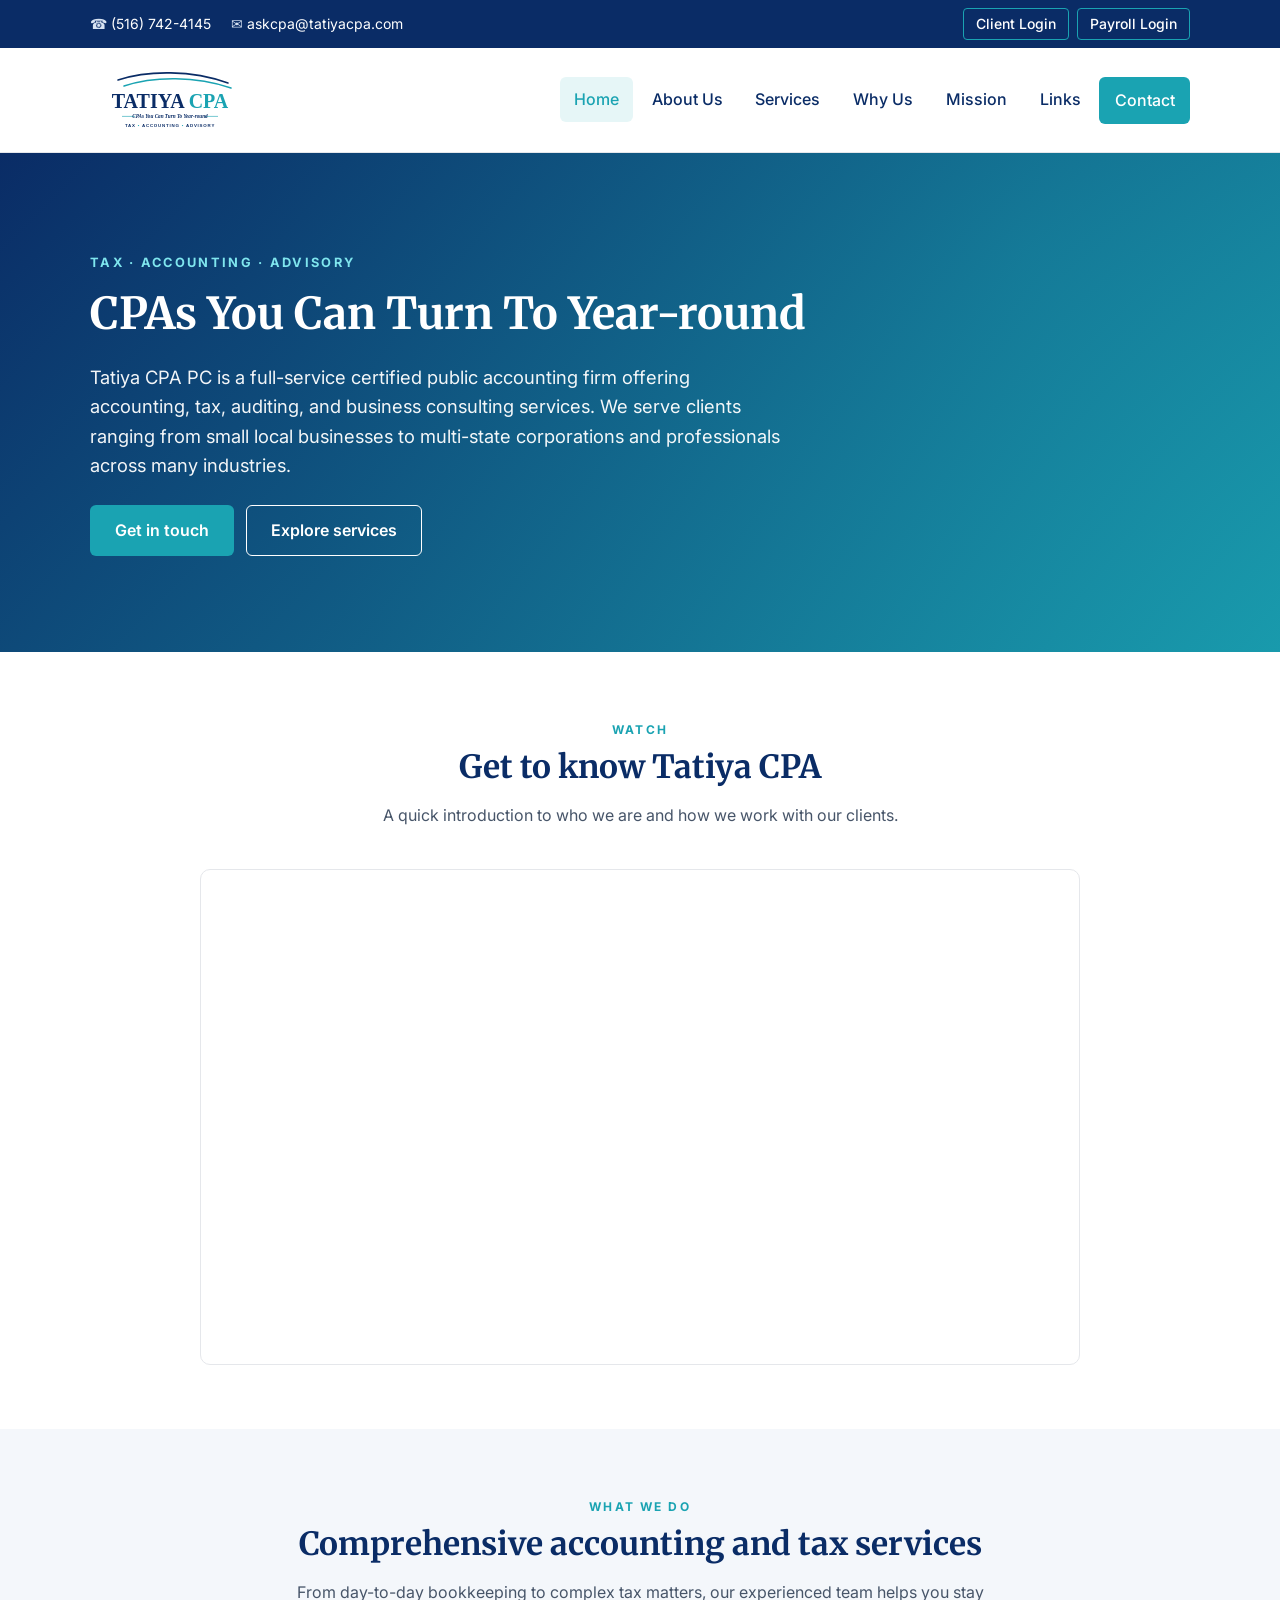
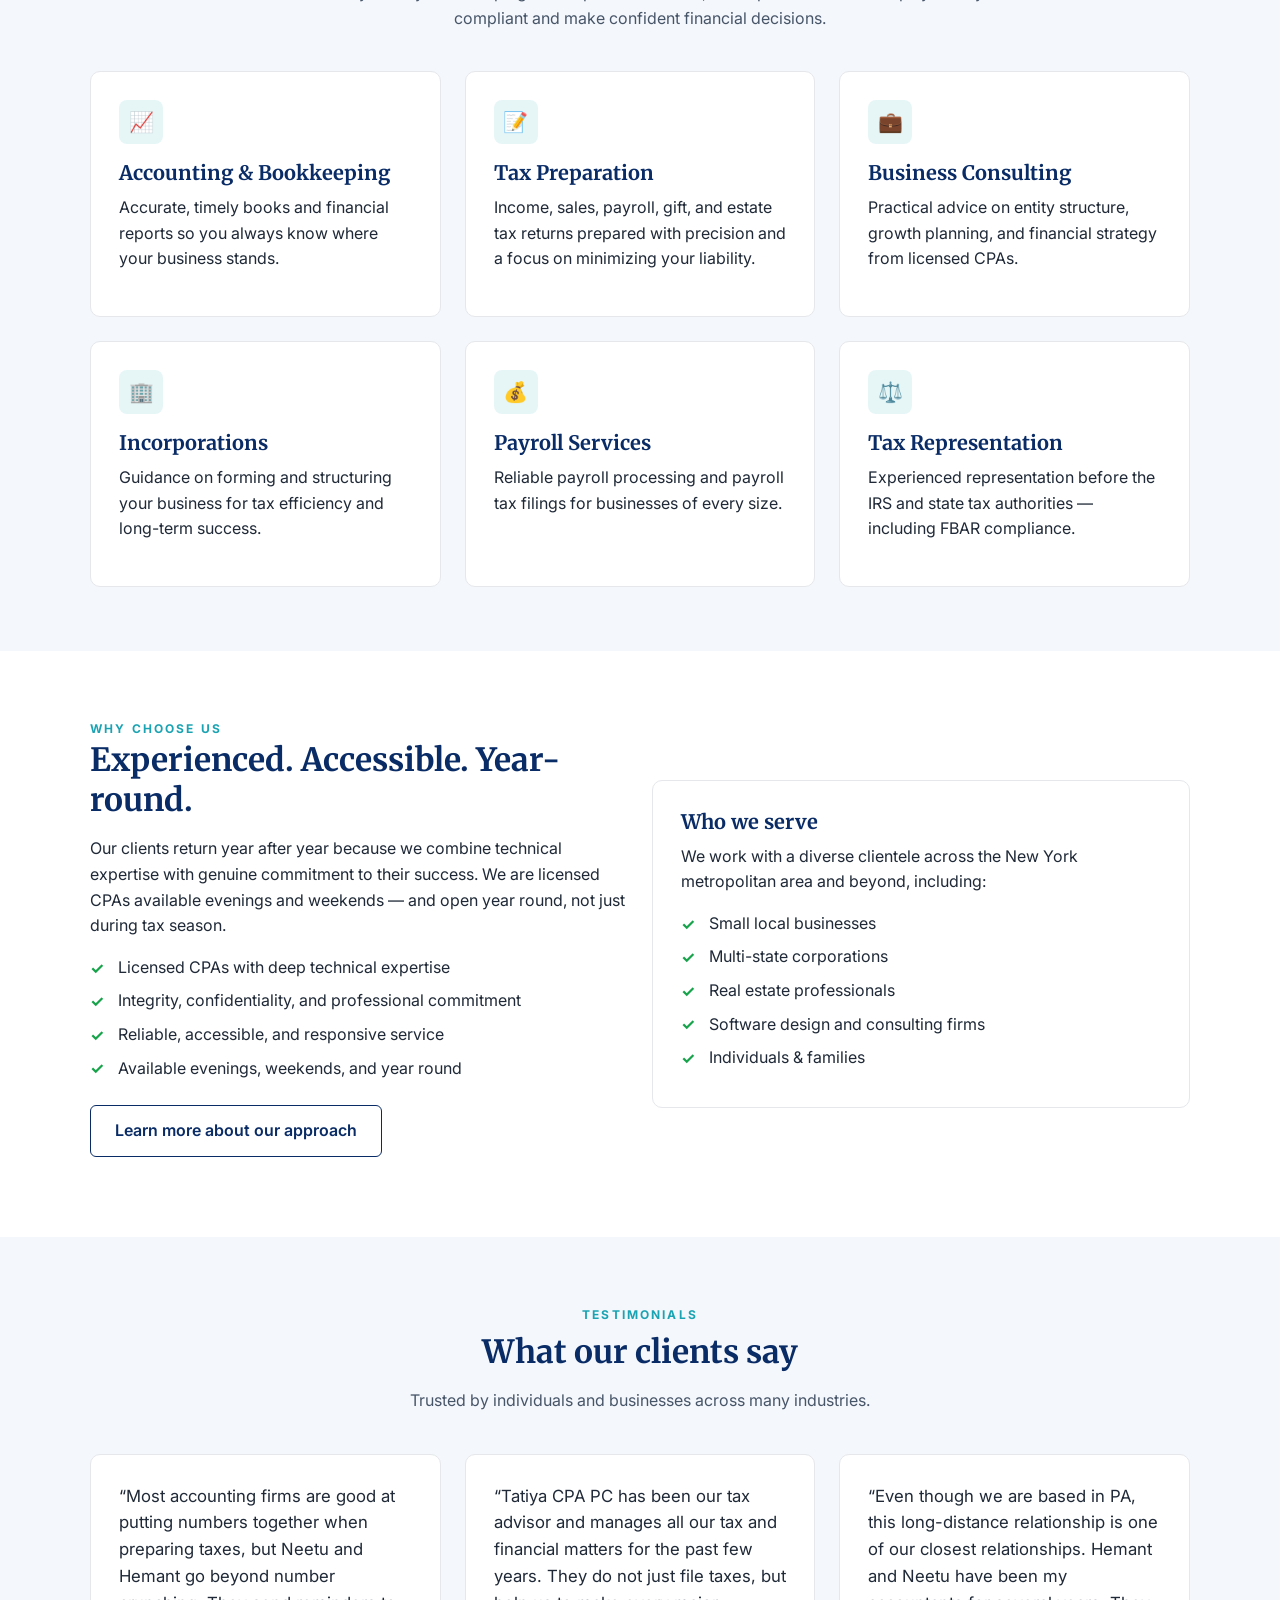
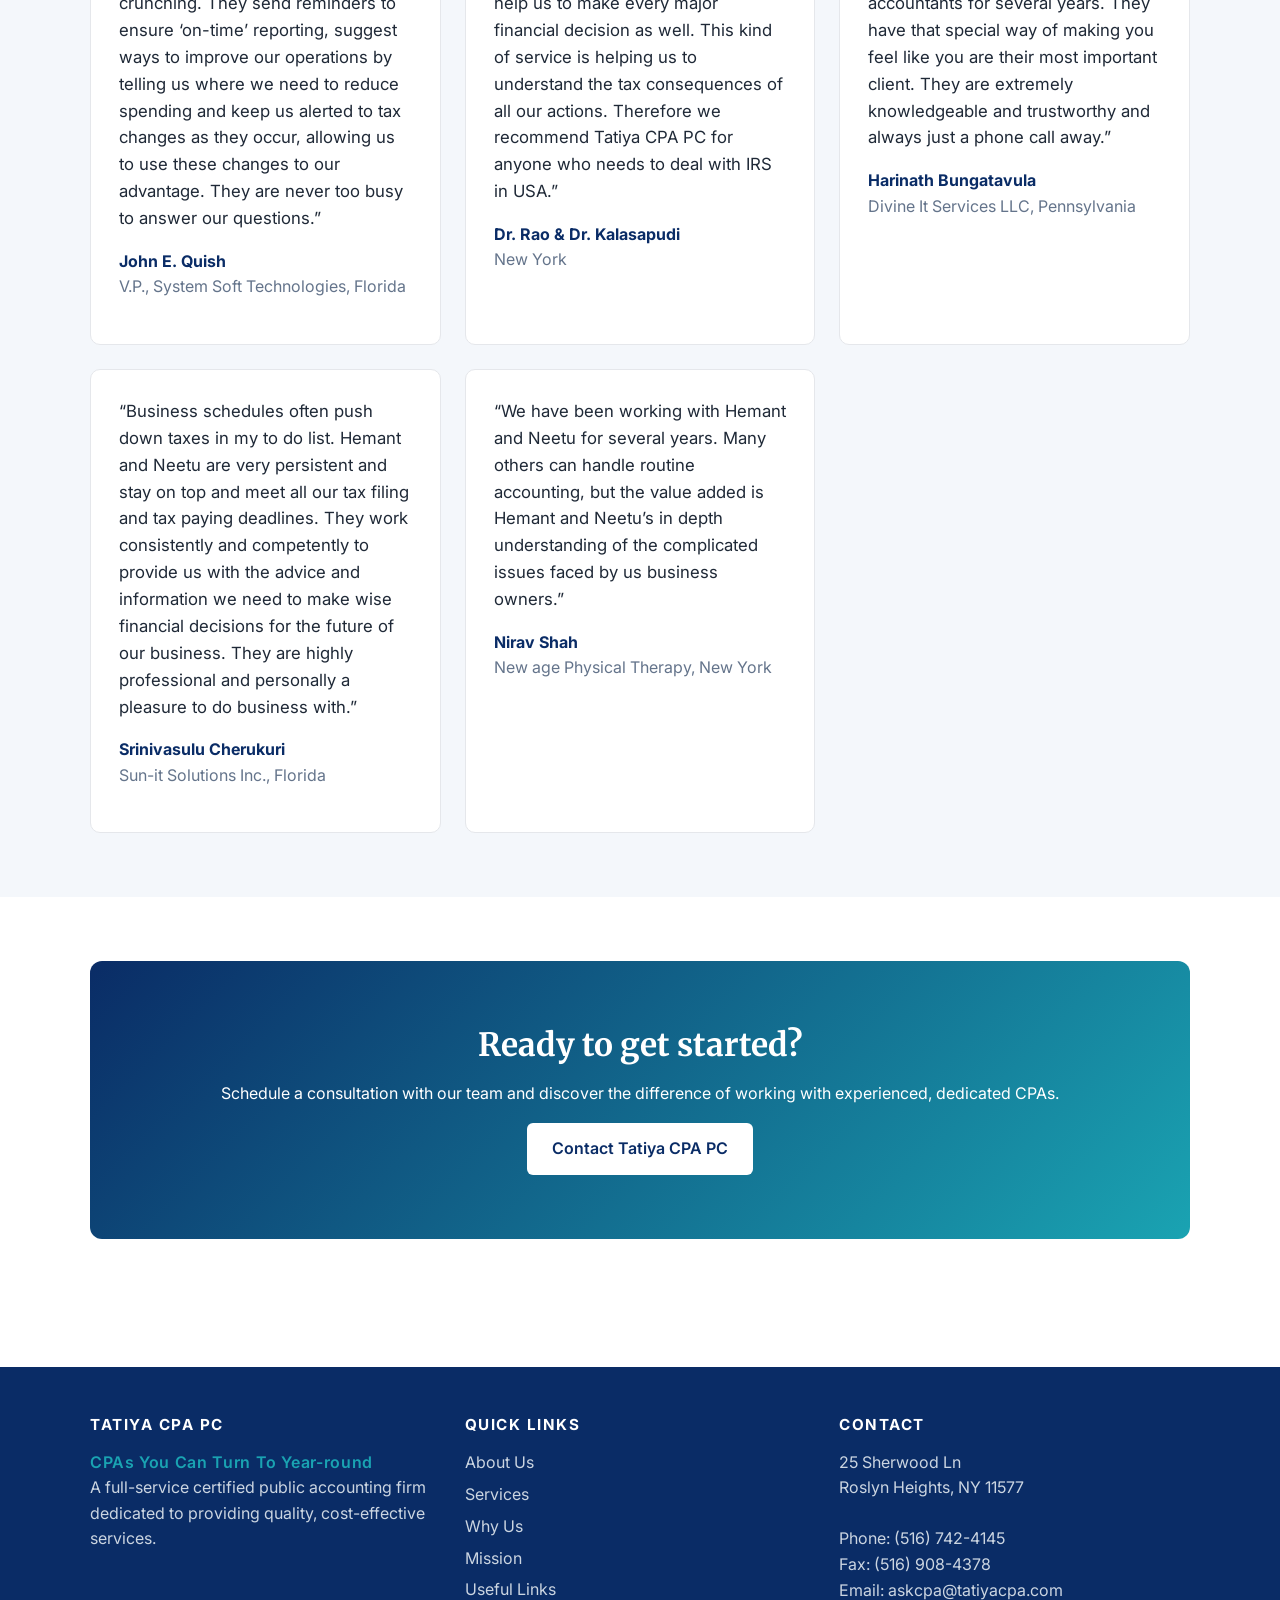
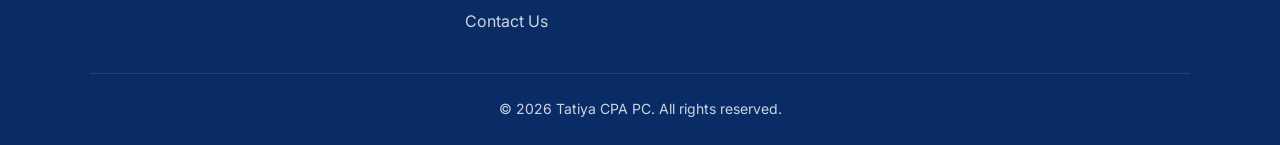
<file: index.html>
<!DOCTYPE html>
<html lang="en">
<head>
  <meta charset="UTF-8" />
  <meta name="viewport" content="width=device-width, initial-scale=1.0" />
  <title>Tatiya CPA PC | Accounting, Tax & Business Consulting</title>
  <meta name="description" content="Tatiya CPA PC is a full-service CPA firm offering accounting, tax preparation, auditing, payroll, and business consulting services in Roslyn Heights, NY." />
  <link rel="preconnect" href="https://fonts.googleapis.com" />
  <link rel="preconnect" href="https://fonts.gstatic.com" crossorigin />
  <link href="https://fonts.googleapis.com/css2?family=Inter:wght@400;500;600;700&family=Merriweather:wght@700;900&display=swap" rel="stylesheet" />
  <link rel="icon" type="image/svg+xml" href="/assets/img/favicon.svg" />
  <link rel="stylesheet" href="/assets/css/styles.css" />
</head>
<body>
  <div class="topbar">
    <div class="container">
      <div class="topbar__contact">
        <span>&#9742; <a href="tel:+15167424145">(516) 742-4145</a></span>
        <span>&#9993; <a href="mailto:askcpa@tatiyacpa.com">askcpa@tatiyacpa.com</a></span>
      </div>
      <div class="topbar__logins">
        <a href="https://tatiyacpa.securefilepro.com/portal/" target="_blank" rel="noopener">Client Login</a>
        <a href="https://login.accountantsoffice.com/login?firmCode=TATIY4145" target="_blank" rel="noopener">Payroll Login</a>
      </div>
    </div>
  </div>

  <header class="site-header">
    <div class="container">
      <a class="brand" href="/" aria-label="Tatiya CPA - Home">
        <img src="/assets/img/logo.svg" alt="Tatiya CPA - CPAs You Can Turn To Year-round - Tax, Accounting, Advisory" />
      </a>
      <button class="nav-toggle" aria-controls="primary-nav" aria-expanded="false">&#9776;</button>
      <nav class="nav" id="primary-nav" aria-label="Primary">
        <ul>
          <li><a data-href="/" href="/">Home</a></li>
          <li><a data-href="/about-us.html" href="/about-us.html">About Us</a></li>
          <li><a data-href="/services.html" href="/services.html">Services</a></li>
          <li><a data-href="/why-us.html" href="/why-us.html">Why Us</a></li>
          <li><a data-href="/mission.html" href="/mission.html">Mission</a></li>
          <li><a data-href="/links.html" href="/links.html">Links</a></li>
          <li><a class="btn btn-primary" href="/contact-us.html">Contact</a></li>
        </ul>
      </nav>
    </div>
  </header>

  <section class="hero">
    <div class="container">
      <span class="eyebrow" style="color:#7fe6ee;font-weight:700;letter-spacing:0.18em;text-transform:uppercase;font-size:0.8rem;display:inline-block;margin-bottom:0.75rem;">Tax &middot; Accounting &middot; Advisory</span>
      <h1>CPAs You Can Turn To Year-round</h1>
      <p class="lead">
        Tatiya CPA PC is a full-service certified public accounting firm offering
        accounting, tax, auditing, and business consulting services. We serve
        clients ranging from small local businesses to multi-state corporations
        and professionals across many industries.
      </p>
      <div class="hero__actions">
        <a class="btn btn-primary" href="/contact-us.html">Get in touch</a>
        <a class="btn btn-secondary" href="/services.html">Explore services</a>
      </div>
    </div>
  </section>

  <section class="section">
    <div class="container">
      <div class="section-head">
        <span class="eyebrow">Watch</span>
        <h2>Get to know Tatiya CPA</h2>
        <p>A quick introduction to who we are and how we work with our clients.</p>
      </div>
      <div class="card" style="padding: 0; overflow: hidden; max-width: 880px; margin: 0 auto;">
        <div style="position: relative; padding-bottom: 56.25%; height: 0;">
          <iframe
            title="Tatiya CPA introduction video"
            src="https://www.youtube-nocookie.com/embed/rHfjlSNnVh8"
            style="position: absolute; top: 0; left: 0; width: 100%; height: 100%; border: 0;"
            loading="lazy"
            allow="accelerometer; autoplay; clipboard-write; encrypted-media; gyroscope; picture-in-picture"
            allowfullscreen></iframe>
        </div>
      </div>
    </div>
  </section>

  <section class="section section--alt">
    <div class="container">
      <div class="section-head">
        <span class="eyebrow">What we do</span>
        <h2>Comprehensive accounting and tax services</h2>
        <p>From day-to-day bookkeeping to complex tax matters, our experienced team helps you stay compliant and make confident financial decisions.</p>
      </div>
      <div class="grid grid-3">
        <article class="card">
          <div class="icon">&#128200;</div>
          <h3>Accounting &amp; Bookkeeping</h3>
          <p>Accurate, timely books and financial reports so you always know where your business stands.</p>
        </article>
        <article class="card">
          <div class="icon">&#128221;</div>
          <h3>Tax Preparation</h3>
          <p>Income, sales, payroll, gift, and estate tax returns prepared with precision and a focus on minimizing your liability.</p>
        </article>
        <article class="card">
          <div class="icon">&#128188;</div>
          <h3>Business Consulting</h3>
          <p>Practical advice on entity structure, growth planning, and financial strategy from licensed CPAs.</p>
        </article>
        <article class="card">
          <div class="icon">&#127970;</div>
          <h3>Incorporations</h3>
          <p>Guidance on forming and structuring your business for tax efficiency and long-term success.</p>
        </article>
        <article class="card">
          <div class="icon">&#128176;</div>
          <h3>Payroll Services</h3>
          <p>Reliable payroll processing and payroll tax filings for businesses of every size.</p>
        </article>
        <article class="card">
          <div class="icon">&#9878;&#65039;</div>
          <h3>Tax Representation</h3>
          <p>Experienced representation before the IRS and state tax authorities &mdash; including FBAR compliance.</p>
        </article>
      </div>
    </div>
  </section>

  <section class="section">
    <div class="container">
      <div class="grid grid-2" style="align-items:center;">
        <div>
          <span class="eyebrow" style="color:#1aa3b2;font-weight:700;letter-spacing:0.18em;text-transform:uppercase;font-size:0.75rem;">Why choose us</span>
          <h2>Experienced. Accessible. Year-round.</h2>
          <p>Our clients return year after year because we combine technical expertise with genuine commitment to their success. We are licensed CPAs available evenings and weekends &mdash; and open year round, not just during tax season.</p>
          <ul class="checklist">
            <li>Licensed CPAs with deep technical expertise</li>
            <li>Integrity, confidentiality, and professional commitment</li>
            <li>Reliable, accessible, and responsive service</li>
            <li>Available evenings, weekends, and year round</li>
          </ul>
          <p style="margin-top:1.5rem;"><a class="btn btn-secondary" href="/why-us.html">Learn more about our approach</a></p>
        </div>
        <div>
          <div class="card">
            <h3 class="mt-0">Who we serve</h3>
            <p>We work with a diverse clientele across the New York metropolitan area and beyond, including:</p>
            <ul class="checklist">
              <li>Small local businesses</li>
              <li>Multi-state corporations</li>
              <li>Real estate professionals</li>
              <li>Software design and consulting firms</li>
              <li>Individuals &amp; families</li>
            </ul>
          </div>
        </div>
      </div>
    </div>
  </section>

  <section class="section section--alt">
    <div class="container">
      <div class="section-head">
        <span class="eyebrow">Testimonials</span>
        <h2>What our clients say</h2>
        <p>Trusted by individuals and businesses across many industries.</p>
      </div>
      <div class="grid grid-3">
        <article class="card">
          <p style="font-size:1.05rem;">&ldquo;Most accounting firms are good at putting numbers together when preparing taxes, but Neetu and Hemant go beyond number crunching. They send reminders to ensure &lsquo;on-time&rsquo; reporting, suggest ways to improve our operations by telling us where we need to reduce spending and keep us alerted to tax changes as they occur, allowing us to use these changes to our advantage. They are never too busy to answer our questions.&rdquo;</p>
          <p class="muted" style="margin-top:1rem;"><strong style="color:#0a2c66;">John E. Quish</strong><br />V.P., System Soft Technologies, Florida</p>
        </article>
        <article class="card">
          <p style="font-size:1.05rem;">&ldquo;Tatiya CPA PC has been our tax advisor and manages all our tax and financial matters for the past few years. They do not just file taxes, but help us to make every major financial decision as well. This kind of service is helping us to understand the tax consequences of all our actions. Therefore we recommend Tatiya CPA PC for anyone who needs to deal with IRS in USA.&rdquo;</p>
          <p class="muted" style="margin-top:1rem;"><strong style="color:#0a2c66;">Dr. Rao &amp; Dr. Kalasapudi</strong><br />New York</p>
        </article>
        <article class="card">
          <p style="font-size:1.05rem;">&ldquo;Even though we are based in PA, this long-distance relationship is one of our closest relationships. Hemant and Neetu have been my accountants for several years. They have that special way of making you feel like you are their most important client. They are extremely knowledgeable and trustworthy and always just a phone call away.&rdquo;</p>
          <p class="muted" style="margin-top:1rem;"><strong style="color:#0a2c66;">Harinath Bungatavula</strong><br />Divine It Services LLC, Pennsylvania</p>
        </article>
        <article class="card">
          <p style="font-size:1.05rem;">&ldquo;Business schedules often push down taxes in my to do list. Hemant and Neetu are very persistent and stay on top and meet all our tax filing and tax paying deadlines. They work consistently and competently to provide us with the advice and information we need to make wise financial decisions for the future of our business. They are highly professional and personally a pleasure to do business with.&rdquo;</p>
          <p class="muted" style="margin-top:1rem;"><strong style="color:#0a2c66;">Srinivasulu Cherukuri</strong><br />Sun-it Solutions Inc., Florida</p>
        </article>
        <article class="card">
          <p style="font-size:1.05rem;">&ldquo;We have been working with Hemant and Neetu for several years. Many others can handle routine accounting, but the value added is Hemant and Neetu&rsquo;s in depth understanding of the complicated issues faced by us business owners.&rdquo;</p>
          <p class="muted" style="margin-top:1rem;"><strong style="color:#0a2c66;">Nirav Shah</strong><br />New age Physical Therapy, New York</p>
        </article>
      </div>
    </div>
  </section>

  <section class="section">
    <div class="container">
      <div class="cta">
        <h2>Ready to get started?</h2>
        <p>Schedule a consultation with our team and discover the difference of working with experienced, dedicated CPAs.</p>
        <a class="btn btn-primary" href="/contact-us.html">Contact Tatiya CPA PC</a>
      </div>
    </div>
  </section>

  <footer class="footer">
    <div class="container">
      <div class="grid grid-3">
        <div>
          <h4>Tatiya CPA PC</h4>
          <p><span class="brand-tag">CPAs You Can Turn To Year-round</span><br />A full-service certified public accounting firm dedicated to providing quality, cost-effective services.</p>
        </div>
        <div>
          <h4>Quick Links</h4>
          <ul>
            <li><a href="/about-us.html">About Us</a></li>
            <li><a href="/services.html">Services</a></li>
            <li><a href="/why-us.html">Why Us</a></li>
            <li><a href="/mission.html">Mission</a></li>
            <li><a href="/links.html">Useful Links</a></li>
            <li><a href="/contact-us.html">Contact Us</a></li>
          </ul>
        </div>
        <div>
          <h4>Contact</h4>
          <p>
            25 Sherwood Ln<br />
            Roslyn Heights, NY 11577<br />
            <br />
            Phone: <a href="tel:+15167424145">(516) 742-4145</a><br />
            Fax: (516) 908-4378<br />
            Email: <a href="mailto:askcpa@tatiyacpa.com">askcpa@tatiyacpa.com</a>
          </p>
        </div>
      </div>
      <div class="footer__bottom">
        &copy; <span id="year"></span> Tatiya CPA PC. All rights reserved.
      </div>
    </div>
  </footer>

  <script src="/assets/js/main.js"></script>
</body>
</html>
</file>
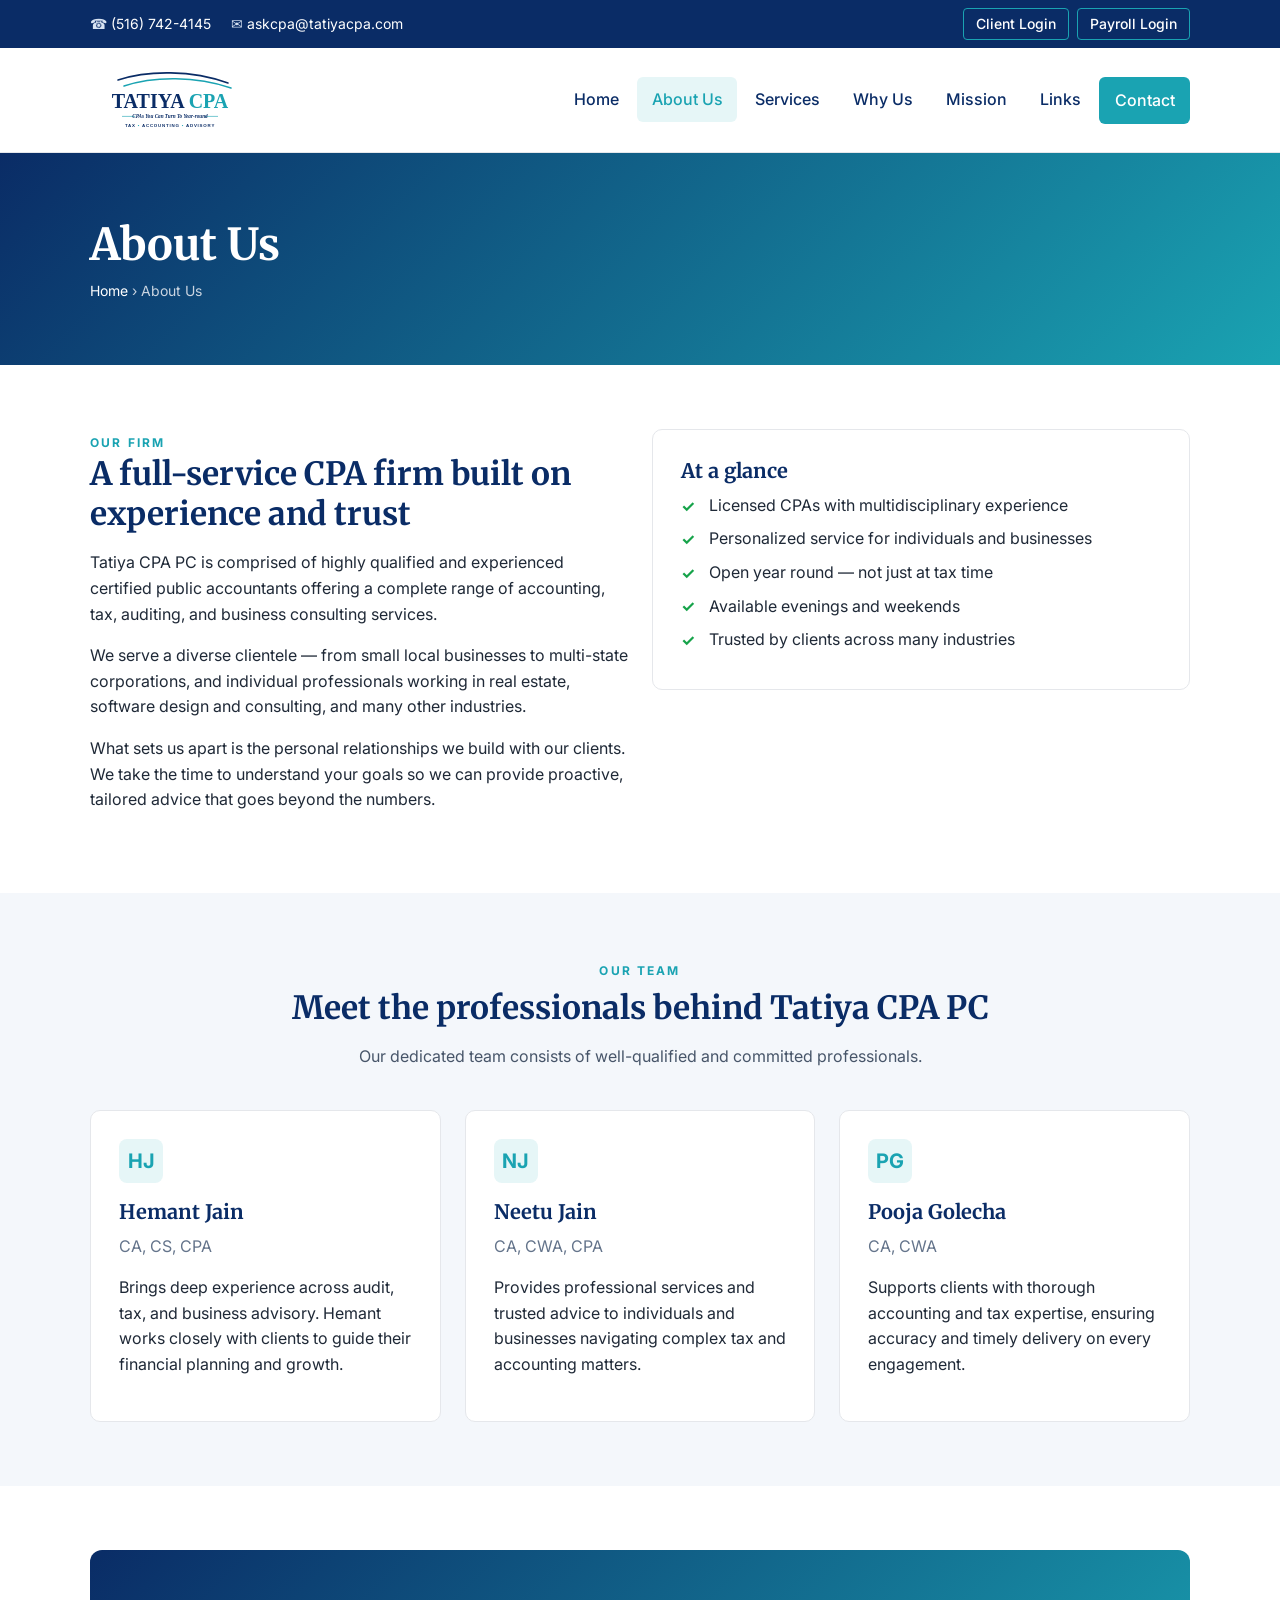
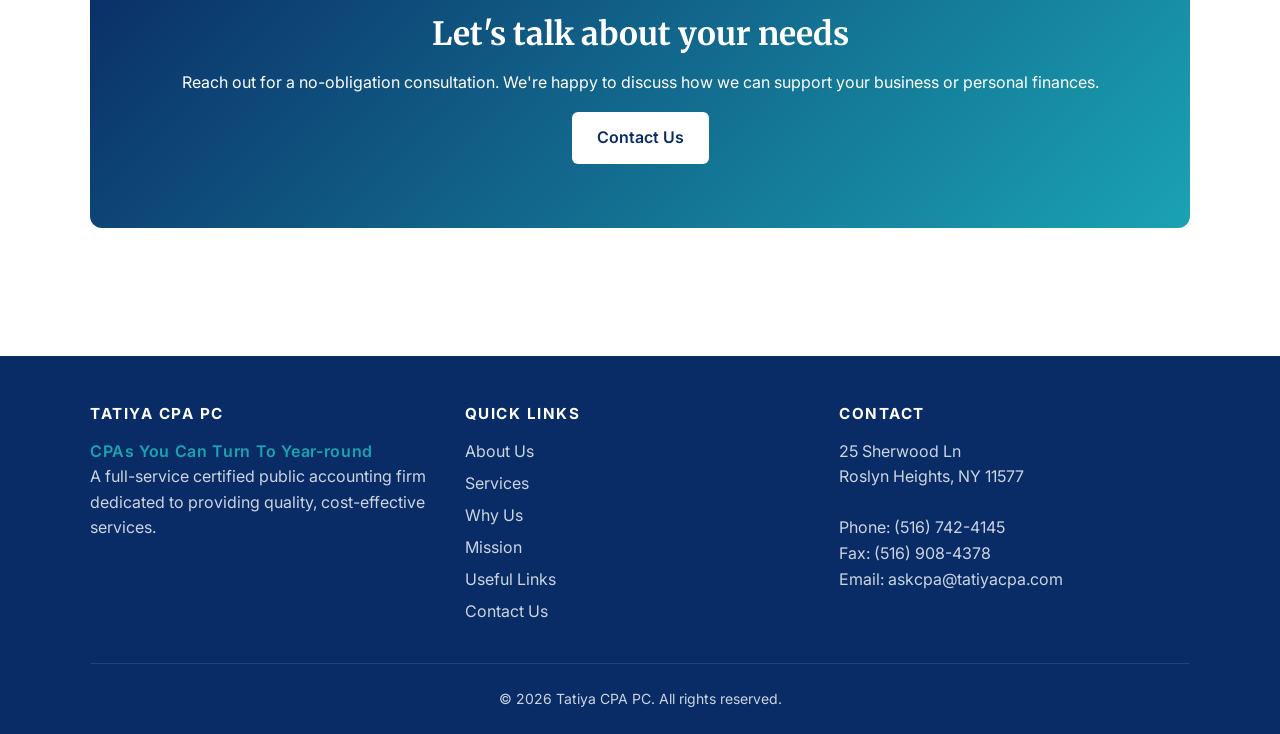
<file: about-us.html>
<!DOCTYPE html>
<html lang="en">
<head>
  <meta charset="UTF-8" />
  <meta name="viewport" content="width=device-width, initial-scale=1.0" />
  <title>About Us | Tatiya CPA PC</title>
  <meta name="description" content="Learn about Tatiya CPA PC, a full-service CPA firm offering accounting, tax, auditing, and business consulting services in Roslyn Heights, NY." />
  <link rel="preconnect" href="https://fonts.googleapis.com" />
  <link rel="preconnect" href="https://fonts.gstatic.com" crossorigin />
  <link href="https://fonts.googleapis.com/css2?family=Inter:wght@400;500;600;700&family=Merriweather:wght@700;900&display=swap" rel="stylesheet" />
  <link rel="icon" type="image/svg+xml" href="/assets/img/favicon.svg" />
  <link rel="stylesheet" href="/assets/css/styles.css" />
</head>
<body>
  <div class="topbar">
    <div class="container">
      <div class="topbar__contact">
        <span>&#9742; <a href="tel:+15167424145">(516) 742-4145</a></span>
        <span>&#9993; <a href="mailto:askcpa@tatiyacpa.com">askcpa@tatiyacpa.com</a></span>
      </div>
      <div class="topbar__logins">
        <a href="https://tatiyacpa.securefilepro.com/portal/" target="_blank" rel="noopener">Client Login</a>
        <a href="https://login.accountantsoffice.com/login?firmCode=TATIY4145" target="_blank" rel="noopener">Payroll Login</a>
      </div>
    </div>
  </div>

  <header class="site-header">
    <div class="container">
      <a class="brand" href="/" aria-label="Tatiya CPA - Home">
        <img src="/assets/img/logo.svg" alt="Tatiya CPA - CPAs You Can Turn To Year-round - Tax, Accounting, Advisory" />
      </a>
      <button class="nav-toggle" aria-controls="primary-nav" aria-expanded="false">&#9776;</button>
      <nav class="nav" id="primary-nav" aria-label="Primary">
        <ul>
          <li><a data-href="/" href="/">Home</a></li>
          <li><a data-href="/about-us.html" href="/about-us.html">About Us</a></li>
          <li><a data-href="/services.html" href="/services.html">Services</a></li>
          <li><a data-href="/why-us.html" href="/why-us.html">Why Us</a></li>
          <li><a data-href="/mission.html" href="/mission.html">Mission</a></li>
          <li><a data-href="/links.html" href="/links.html">Links</a></li>
          <li><a class="btn btn-primary" href="/contact-us.html">Contact</a></li>
        </ul>
      </nav>
    </div>
  </header>

  <section class="page-header">
    <div class="container">
      <h1>About Us</h1>
      <p class="breadcrumb"><a href="/">Home</a> &rsaquo; About Us</p>
    </div>
  </section>

  <section class="section">
    <div class="container">
      <div class="grid grid-2">
        <div>
          <span class="eyebrow" style="color:#1aa3b2;font-weight:700;letter-spacing:0.18em;text-transform:uppercase;font-size:0.75rem;">Our firm</span>
          <h2>A full-service CPA firm built on experience and trust</h2>
          <p>Tatiya CPA PC is comprised of highly qualified and experienced certified public accountants offering a complete range of accounting, tax, auditing, and business consulting services.</p>
          <p>We serve a diverse clientele &mdash; from small local businesses to multi-state corporations, and individual professionals working in real estate, software design and consulting, and many other industries.</p>
          <p>What sets us apart is the personal relationships we build with our clients. We take the time to understand your goals so we can provide proactive, tailored advice that goes beyond the numbers.</p>
        </div>
        <div>
          <div class="card">
            <h3 class="mt-0">At a glance</h3>
            <ul class="checklist">
              <li>Licensed CPAs with multidisciplinary experience</li>
              <li>Personalized service for individuals and businesses</li>
              <li>Open year round &mdash; not just at tax time</li>
              <li>Available evenings and weekends</li>
              <li>Trusted by clients across many industries</li>
            </ul>
          </div>
        </div>
      </div>
    </div>
  </section>

  <section class="section section--alt">
    <div class="container">
      <div class="section-head">
        <span class="eyebrow">Our team</span>
        <h2>Meet the professionals behind Tatiya CPA PC</h2>
        <p>Our dedicated team consists of well-qualified and committed professionals.</p>
      </div>
      <div class="grid grid-3">
        <article class="card">
          <div class="icon">HJ</div>
          <h3>Hemant Jain</h3>
          <p class="muted">CA, CS, CPA</p>
          <p>Brings deep experience across audit, tax, and business advisory. Hemant works closely with clients to guide their financial planning and growth.</p>
        </article>
        <article class="card">
          <div class="icon">NJ</div>
          <h3>Neetu Jain</h3>
          <p class="muted">CA, CWA, CPA</p>
          <p>Provides professional services and trusted advice to individuals and businesses navigating complex tax and accounting matters.</p>
        </article>
        <article class="card">
          <div class="icon">PG</div>
          <h3>Pooja Golecha</h3>
          <p class="muted">CA, CWA</p>
          <p>Supports clients with thorough accounting and tax expertise, ensuring accuracy and timely delivery on every engagement.</p>
        </article>
      </div>
    </div>
  </section>

  <section class="section">
    <div class="container">
      <div class="cta">
        <h2>Let's talk about your needs</h2>
        <p>Reach out for a no-obligation consultation. We're happy to discuss how we can support your business or personal finances.</p>
        <a class="btn btn-primary" href="/contact-us.html">Contact Us</a>
      </div>
    </div>
  </section>

  <footer class="footer">
    <div class="container">
      <div class="grid grid-3">
        <div>
          <h4>Tatiya CPA PC</h4>
          <p><span class="brand-tag">CPAs You Can Turn To Year-round</span><br />A full-service certified public accounting firm dedicated to providing quality, cost-effective services.</p>
        </div>
        <div>
          <h4>Quick Links</h4>
          <ul>
            <li><a href="/about-us.html">About Us</a></li>
            <li><a href="/services.html">Services</a></li>
            <li><a href="/why-us.html">Why Us</a></li>
            <li><a href="/mission.html">Mission</a></li>
            <li><a href="/links.html">Useful Links</a></li>
            <li><a href="/contact-us.html">Contact Us</a></li>
          </ul>
        </div>
        <div>
          <h4>Contact</h4>
          <p>
            25 Sherwood Ln<br />
            Roslyn Heights, NY 11577<br />
            <br />
            Phone: <a href="tel:+15167424145">(516) 742-4145</a><br />
            Fax: (516) 908-4378<br />
            Email: <a href="mailto:askcpa@tatiyacpa.com">askcpa@tatiyacpa.com</a>
          </p>
        </div>
      </div>
      <div class="footer__bottom">
        &copy; <span id="year"></span> Tatiya CPA PC. All rights reserved.
      </div>
    </div>
  </footer>

  <script src="/assets/js/main.js"></script>
</body>
</html>
</file>
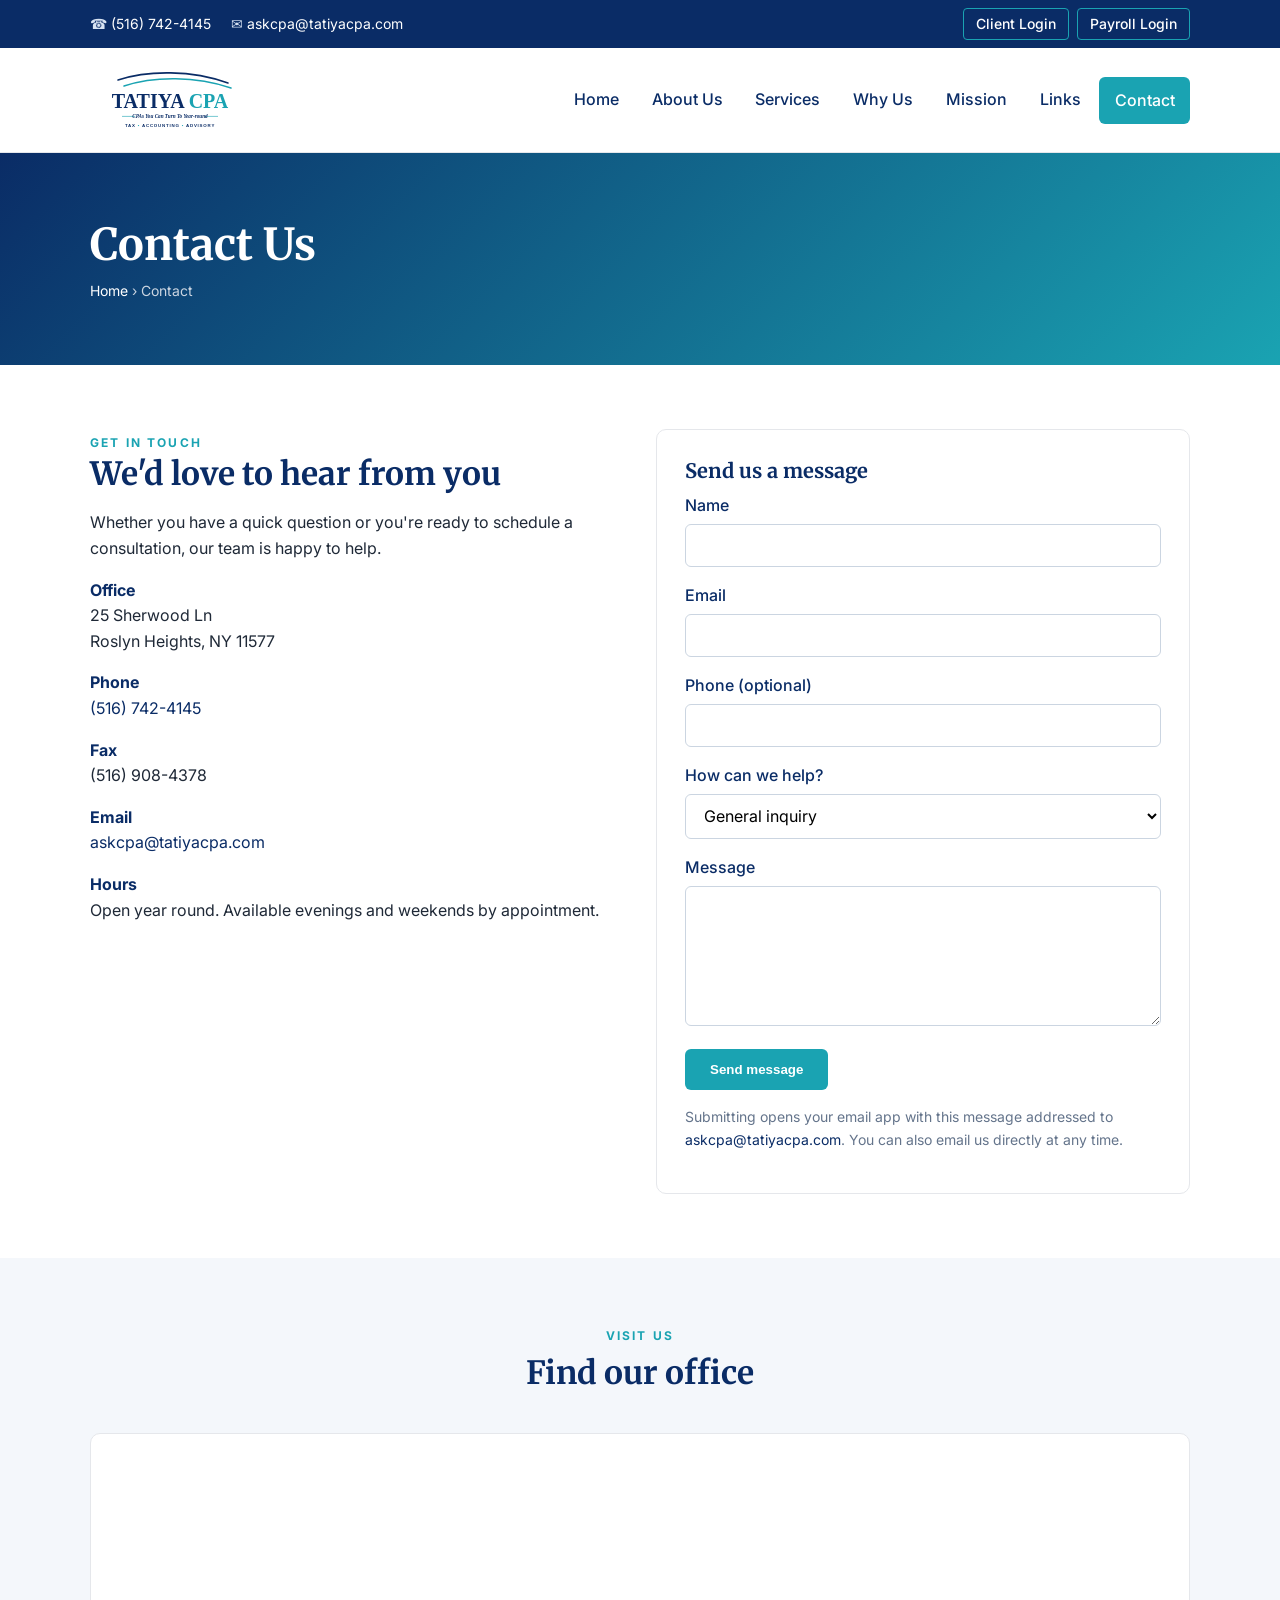
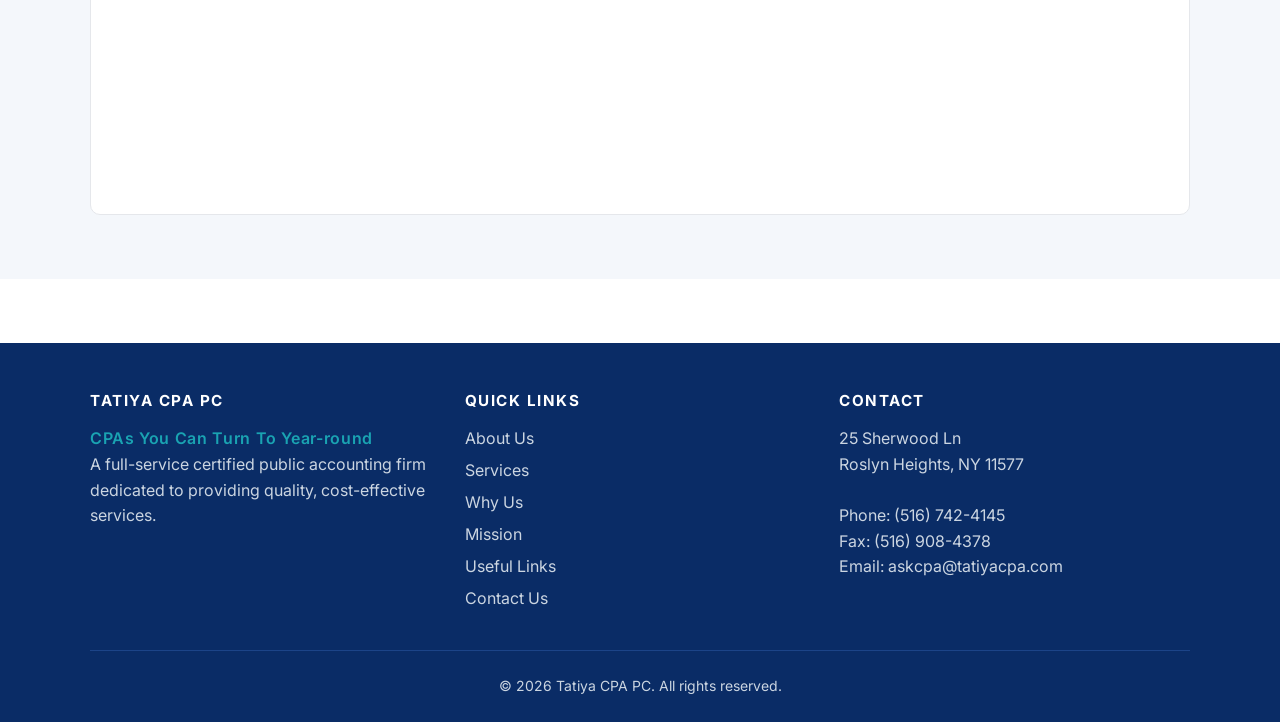
<file: contact-us.html>
<!DOCTYPE html>
<html lang="en">
<head>
  <meta charset="UTF-8" />
  <meta name="viewport" content="width=device-width, initial-scale=1.0" />
  <title>Contact Us | Tatiya CPA PC</title>
  <meta name="description" content="Contact Tatiya CPA PC at 25 Sherwood Ln, Roslyn Heights, NY 11577. Phone: (516) 742-4145. Email: askcpa@tatiyacpa.com." />
  <link rel="preconnect" href="https://fonts.googleapis.com" />
  <link rel="preconnect" href="https://fonts.gstatic.com" crossorigin />
  <link href="https://fonts.googleapis.com/css2?family=Inter:wght@400;500;600;700&family=Merriweather:wght@700;900&display=swap" rel="stylesheet" />
  <link rel="icon" type="image/svg+xml" href="/assets/img/favicon.svg" />
  <link rel="stylesheet" href="/assets/css/styles.css" />
</head>
<body>
  <div class="topbar">
    <div class="container">
      <div class="topbar__contact">
        <span>&#9742; <a href="tel:+15167424145">(516) 742-4145</a></span>
        <span>&#9993; <a href="mailto:askcpa@tatiyacpa.com">askcpa@tatiyacpa.com</a></span>
      </div>
      <div class="topbar__logins">
        <a href="https://tatiyacpa.securefilepro.com/portal/" target="_blank" rel="noopener">Client Login</a>
        <a href="https://login.accountantsoffice.com/login?firmCode=TATIY4145" target="_blank" rel="noopener">Payroll Login</a>
      </div>
    </div>
  </div>

  <header class="site-header">
    <div class="container">
      <a class="brand" href="/" aria-label="Tatiya CPA - Home">
        <img src="/assets/img/logo.svg" alt="Tatiya CPA - CPAs You Can Turn To Year-round - Tax, Accounting, Advisory" />
      </a>
      <button class="nav-toggle" aria-controls="primary-nav" aria-expanded="false">&#9776;</button>
      <nav class="nav" id="primary-nav" aria-label="Primary">
        <ul>
          <li><a data-href="/" href="/">Home</a></li>
          <li><a data-href="/about-us.html" href="/about-us.html">About Us</a></li>
          <li><a data-href="/services.html" href="/services.html">Services</a></li>
          <li><a data-href="/why-us.html" href="/why-us.html">Why Us</a></li>
          <li><a data-href="/mission.html" href="/mission.html">Mission</a></li>
          <li><a data-href="/links.html" href="/links.html">Links</a></li>
          <li><a class="btn btn-primary" href="/contact-us.html">Contact</a></li>
        </ul>
      </nav>
    </div>
  </header>

  <section class="page-header">
    <div class="container">
      <h1>Contact Us</h1>
      <p class="breadcrumb"><a href="/">Home</a> &rsaquo; Contact</p>
    </div>
  </section>

  <section class="section">
    <div class="container">
      <div class="contact-grid">
        <div class="contact-info">
          <span class="eyebrow" style="color:#1aa3b2;font-weight:700;letter-spacing:0.18em;text-transform:uppercase;font-size:0.75rem;">Get in touch</span>
          <h2>We'd love to hear from you</h2>
          <p>Whether you have a quick question or you're ready to schedule a consultation, our team is happy to help.</p>

          <strong>Office</strong>
          <p>25 Sherwood Ln<br />Roslyn Heights, NY 11577</p>

          <strong>Phone</strong>
          <p><a href="tel:+15167424145">(516) 742-4145</a></p>

          <strong>Fax</strong>
          <p>(516) 908-4378</p>

          <strong>Email</strong>
          <p><a href="mailto:askcpa@tatiyacpa.com">askcpa@tatiyacpa.com</a></p>

          <strong>Hours</strong>
          <p>Open year round. Available evenings and weekends by appointment.</p>
        </div>

        <div>
          <div class="card">
            <h3 class="mt-0">Send us a message</h3>
            <form id="contact-form" action="mailto:askcpa@tatiyacpa.com" method="POST" enctype="text/plain" novalidate>
              <div class="field">
                <label for="name">Name</label>
                <input id="name" name="name" type="text" required autocomplete="name" />
              </div>
              <div class="field">
                <label for="email">Email</label>
                <input id="email" name="email" type="email" required autocomplete="email" />
              </div>
              <div class="field">
                <label for="phone">Phone (optional)</label>
                <input id="phone" name="phone" type="tel" autocomplete="tel" />
              </div>
              <div class="field">
                <label for="topic">How can we help?</label>
                <select id="topic" name="topic">
                  <option>General inquiry</option>
                  <option>Tax preparation</option>
                  <option>Accounting / bookkeeping</option>
                  <option>Payroll services</option>
                  <option>Business consulting</option>
                  <option>Tax representation / IRS notice</option>
                  <option>Other</option>
                </select>
              </div>
              <div class="field">
                <label for="message">Message</label>
                <textarea id="message" name="message" required></textarea>
              </div>
              <button class="btn btn-primary" type="submit">Send message</button>
              <p class="form-note" style="margin-top:1rem;">Submitting opens your email app with this message addressed to <a href="mailto:askcpa@tatiyacpa.com">askcpa@tatiyacpa.com</a>. You can also email us directly at any time.</p>
              <p id="contact-form-status" class="form-note" style="margin-top:0.5rem;color:#1aa3b2;display:none;">Opening your email app&hellip; if nothing happens, please email <a href="mailto:askcpa@tatiyacpa.com">askcpa@tatiyacpa.com</a> directly.</p>
            </form>
          </div>
        </div>
      </div>
    </div>
  </section>

  <section class="section section--alt">
    <div class="container">
      <div class="section-head">
        <span class="eyebrow">Visit us</span>
        <h2>Find our office</h2>
      </div>
      <div class="card" style="padding: 0; overflow: hidden;">
        <iframe
          title="Tatiya CPA PC office location"
          src="https://www.google.com/maps?q=25+Sherwood+Ln,+Roslyn+Heights,+NY+11577&output=embed"
          width="100%"
          height="380"
          style="border:0; display:block;"
          loading="lazy"
          referrerpolicy="no-referrer-when-downgrade"></iframe>
      </div>
    </div>
  </section>

  <footer class="footer">
    <div class="container">
      <div class="grid grid-3">
        <div>
          <h4>Tatiya CPA PC</h4>
          <p><span class="brand-tag">CPAs You Can Turn To Year-round</span><br />A full-service certified public accounting firm dedicated to providing quality, cost-effective services.</p>
        </div>
        <div>
          <h4>Quick Links</h4>
          <ul>
            <li><a href="/about-us.html">About Us</a></li>
            <li><a href="/services.html">Services</a></li>
            <li><a href="/why-us.html">Why Us</a></li>
            <li><a href="/mission.html">Mission</a></li>
            <li><a href="/links.html">Useful Links</a></li>
            <li><a href="/contact-us.html">Contact Us</a></li>
          </ul>
        </div>
        <div>
          <h4>Contact</h4>
          <p>
            25 Sherwood Ln<br />
            Roslyn Heights, NY 11577<br />
            <br />
            Phone: <a href="tel:+15167424145">(516) 742-4145</a><br />
            Fax: (516) 908-4378<br />
            Email: <a href="mailto:askcpa@tatiyacpa.com">askcpa@tatiyacpa.com</a>
          </p>
        </div>
      </div>
      <div class="footer__bottom">
        &copy; <span id="year"></span> Tatiya CPA PC. All rights reserved.
      </div>
    </div>
  </footer>

  <script src="/assets/js/main.js"></script>
</body>
</html>
</file>
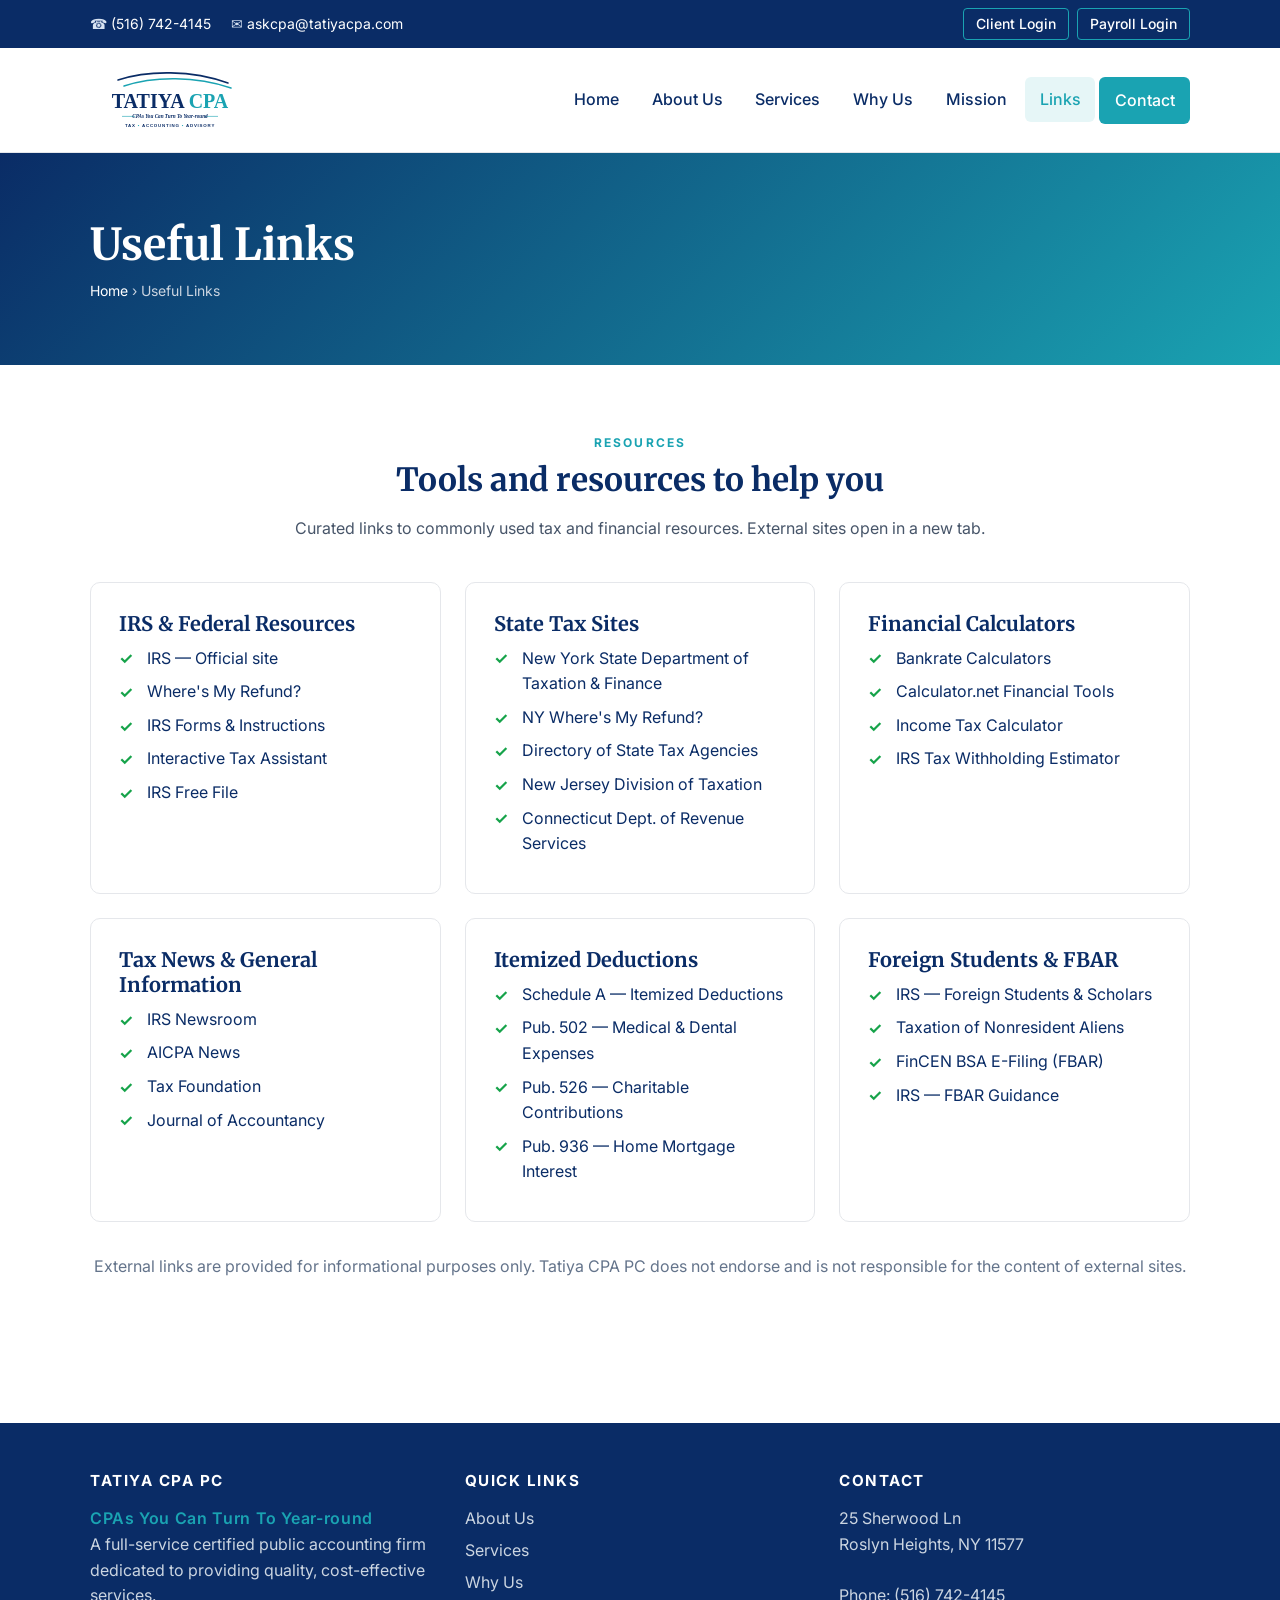
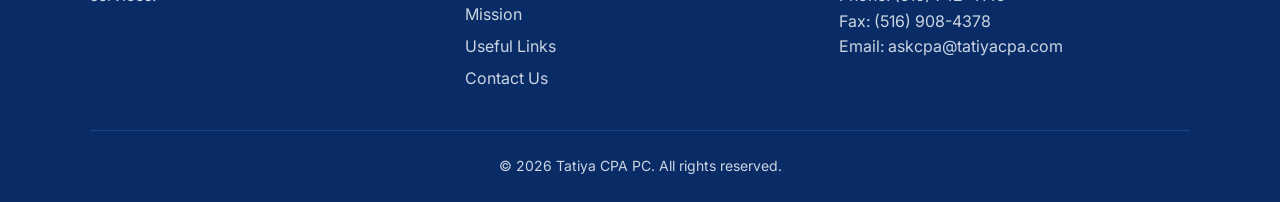
<file: links.html>
<!DOCTYPE html>
<html lang="en">
<head>
  <meta charset="UTF-8" />
  <meta name="viewport" content="width=device-width, initial-scale=1.0" />
  <title>Useful Links | Tatiya CPA PC</title>
  <meta name="description" content="Useful links for tax filers and businesses: IRS, state tax sites, refund tracking, financial calculators, tax news, and more." />
  <link rel="preconnect" href="https://fonts.googleapis.com" />
  <link rel="preconnect" href="https://fonts.gstatic.com" crossorigin />
  <link href="https://fonts.googleapis.com/css2?family=Inter:wght@400;500;600;700&family=Merriweather:wght@700;900&display=swap" rel="stylesheet" />
  <link rel="icon" type="image/svg+xml" href="/assets/img/favicon.svg" />
  <link rel="stylesheet" href="/assets/css/styles.css" />
</head>
<body>
  <div class="topbar">
    <div class="container">
      <div class="topbar__contact">
        <span>&#9742; <a href="tel:+15167424145">(516) 742-4145</a></span>
        <span>&#9993; <a href="mailto:askcpa@tatiyacpa.com">askcpa@tatiyacpa.com</a></span>
      </div>
      <div class="topbar__logins">
        <a href="https://tatiyacpa.securefilepro.com/portal/" target="_blank" rel="noopener">Client Login</a>
        <a href="https://login.accountantsoffice.com/login?firmCode=TATIY4145" target="_blank" rel="noopener">Payroll Login</a>
      </div>
    </div>
  </div>

  <header class="site-header">
    <div class="container">
      <a class="brand" href="/" aria-label="Tatiya CPA - Home">
        <img src="/assets/img/logo.svg" alt="Tatiya CPA - CPAs You Can Turn To Year-round - Tax, Accounting, Advisory" />
      </a>
      <button class="nav-toggle" aria-controls="primary-nav" aria-expanded="false">&#9776;</button>
      <nav class="nav" id="primary-nav" aria-label="Primary">
        <ul>
          <li><a data-href="/" href="/">Home</a></li>
          <li><a data-href="/about-us.html" href="/about-us.html">About Us</a></li>
          <li><a data-href="/services.html" href="/services.html">Services</a></li>
          <li><a data-href="/why-us.html" href="/why-us.html">Why Us</a></li>
          <li><a data-href="/mission.html" href="/mission.html">Mission</a></li>
          <li><a data-href="/links.html" href="/links.html">Links</a></li>
          <li><a class="btn btn-primary" href="/contact-us.html">Contact</a></li>
        </ul>
      </nav>
    </div>
  </header>

  <section class="page-header">
    <div class="container">
      <h1>Useful Links</h1>
      <p class="breadcrumb"><a href="/">Home</a> &rsaquo; Useful Links</p>
    </div>
  </section>

  <section class="section">
    <div class="container">
      <div class="section-head">
        <span class="eyebrow">Resources</span>
        <h2>Tools and resources to help you</h2>
        <p>Curated links to commonly used tax and financial resources. External sites open in a new tab.</p>
      </div>
      <div class="grid grid-2">
        <article class="card">
          <h3>IRS &amp; Federal Resources</h3>
          <ul class="checklist">
            <li><a href="https://www.irs.gov/" target="_blank" rel="noopener">IRS &mdash; Official site</a></li>
            <li><a href="https://www.irs.gov/refunds" target="_blank" rel="noopener">Where's My Refund?</a></li>
            <li><a href="https://www.irs.gov/forms-instructions" target="_blank" rel="noopener">IRS Forms &amp; Instructions</a></li>
            <li><a href="https://www.irs.gov/help/ita" target="_blank" rel="noopener">Interactive Tax Assistant</a></li>
            <li><a href="https://apps.irs.gov/app/freeFile/browse-all-offers/" target="_blank" rel="noopener">IRS Free File</a></li>
          </ul>
        </article>

        <article class="card">
          <h3>State Tax Sites</h3>
          <ul class="checklist">
            <li><a href="https://www.tax.ny.gov/" target="_blank" rel="noopener">New York State Department of Taxation &amp; Finance</a></li>
            <li><a href="https://www.tax.ny.gov/pit/file/refund.htm" target="_blank" rel="noopener">NY Where's My Refund?</a></li>
            <li><a href="https://www.taxadmin.org/state-tax-agencies" target="_blank" rel="noopener">Directory of State Tax Agencies</a></li>
            <li><a href="https://www.nj.gov/treasury/taxation/" target="_blank" rel="noopener">New Jersey Division of Taxation</a></li>
            <li><a href="https://portal.ct.gov/DRS" target="_blank" rel="noopener">Connecticut Dept. of Revenue Services</a></li>
          </ul>
        </article>

        <article class="card">
          <h3>Financial Calculators</h3>
          <ul class="checklist">
            <li><a href="https://www.bankrate.com/calculators/" target="_blank" rel="noopener">Bankrate Calculators</a></li>
            <li><a href="https://www.calculator.net/financial-calculator.html" target="_blank" rel="noopener">Calculator.net Financial Tools</a></li>
            <li><a href="https://smartasset.com/taxes/income-taxes" target="_blank" rel="noopener">Income Tax Calculator</a></li>
            <li><a href="https://www.irs.gov/individuals/tax-withholding-estimator" target="_blank" rel="noopener">IRS Tax Withholding Estimator</a></li>
          </ul>
        </article>

        <article class="card">
          <h3>Tax News &amp; General Information</h3>
          <ul class="checklist">
            <li><a href="https://www.irs.gov/newsroom" target="_blank" rel="noopener">IRS Newsroom</a></li>
            <li><a href="https://www.aicpa-cima.com/news" target="_blank" rel="noopener">AICPA News</a></li>
            <li><a href="https://taxfoundation.org/" target="_blank" rel="noopener">Tax Foundation</a></li>
            <li><a href="https://www.journalofaccountancy.com/" target="_blank" rel="noopener">Journal of Accountancy</a></li>
          </ul>
        </article>

        <article class="card">
          <h3>Itemized Deductions</h3>
          <ul class="checklist">
            <li><a href="https://www.irs.gov/forms-pubs/about-schedule-a-form-1040" target="_blank" rel="noopener">Schedule A &mdash; Itemized Deductions</a></li>
            <li><a href="https://www.irs.gov/publications/p502" target="_blank" rel="noopener">Pub. 502 &mdash; Medical &amp; Dental Expenses</a></li>
            <li><a href="https://www.irs.gov/publications/p526" target="_blank" rel="noopener">Pub. 526 &mdash; Charitable Contributions</a></li>
            <li><a href="https://www.irs.gov/publications/p936" target="_blank" rel="noopener">Pub. 936 &mdash; Home Mortgage Interest</a></li>
          </ul>
        </article>

        <article class="card">
          <h3>Foreign Students &amp; FBAR</h3>
          <ul class="checklist">
            <li><a href="https://www.irs.gov/individuals/international-taxpayers/foreign-students-and-scholars" target="_blank" rel="noopener">IRS &mdash; Foreign Students &amp; Scholars</a></li>
            <li><a href="https://www.irs.gov/individuals/international-taxpayers/taxation-of-nonresident-aliens" target="_blank" rel="noopener">Taxation of Nonresident Aliens</a></li>
            <li><a href="https://bsaefiling.fincen.treas.gov/main.html" target="_blank" rel="noopener">FinCEN BSA E-Filing (FBAR)</a></li>
            <li><a href="https://www.irs.gov/businesses/small-businesses-self-employed/report-of-foreign-bank-and-financial-accounts-fbar" target="_blank" rel="noopener">IRS &mdash; FBAR Guidance</a></li>
          </ul>
        </article>
      </div>
      <p class="muted text-center" style="margin-top:2rem;">External links are provided for informational purposes only. Tatiya CPA PC does not endorse and is not responsible for the content of external sites.</p>
    </div>
  </section>

  <footer class="footer">
    <div class="container">
      <div class="grid grid-3">
        <div>
          <h4>Tatiya CPA PC</h4>
          <p><span class="brand-tag">CPAs You Can Turn To Year-round</span><br />A full-service certified public accounting firm dedicated to providing quality, cost-effective services.</p>
        </div>
        <div>
          <h4>Quick Links</h4>
          <ul>
            <li><a href="/about-us.html">About Us</a></li>
            <li><a href="/services.html">Services</a></li>
            <li><a href="/why-us.html">Why Us</a></li>
            <li><a href="/mission.html">Mission</a></li>
            <li><a href="/links.html">Useful Links</a></li>
            <li><a href="/contact-us.html">Contact Us</a></li>
          </ul>
        </div>
        <div>
          <h4>Contact</h4>
          <p>
            25 Sherwood Ln<br />
            Roslyn Heights, NY 11577<br />
            <br />
            Phone: <a href="tel:+15167424145">(516) 742-4145</a><br />
            Fax: (516) 908-4378<br />
            Email: <a href="mailto:askcpa@tatiyacpa.com">askcpa@tatiyacpa.com</a>
          </p>
        </div>
      </div>
      <div class="footer__bottom">
        &copy; <span id="year"></span> Tatiya CPA PC. All rights reserved.
      </div>
    </div>
  </footer>

  <script src="/assets/js/main.js"></script>
</body>
</html>
</file>
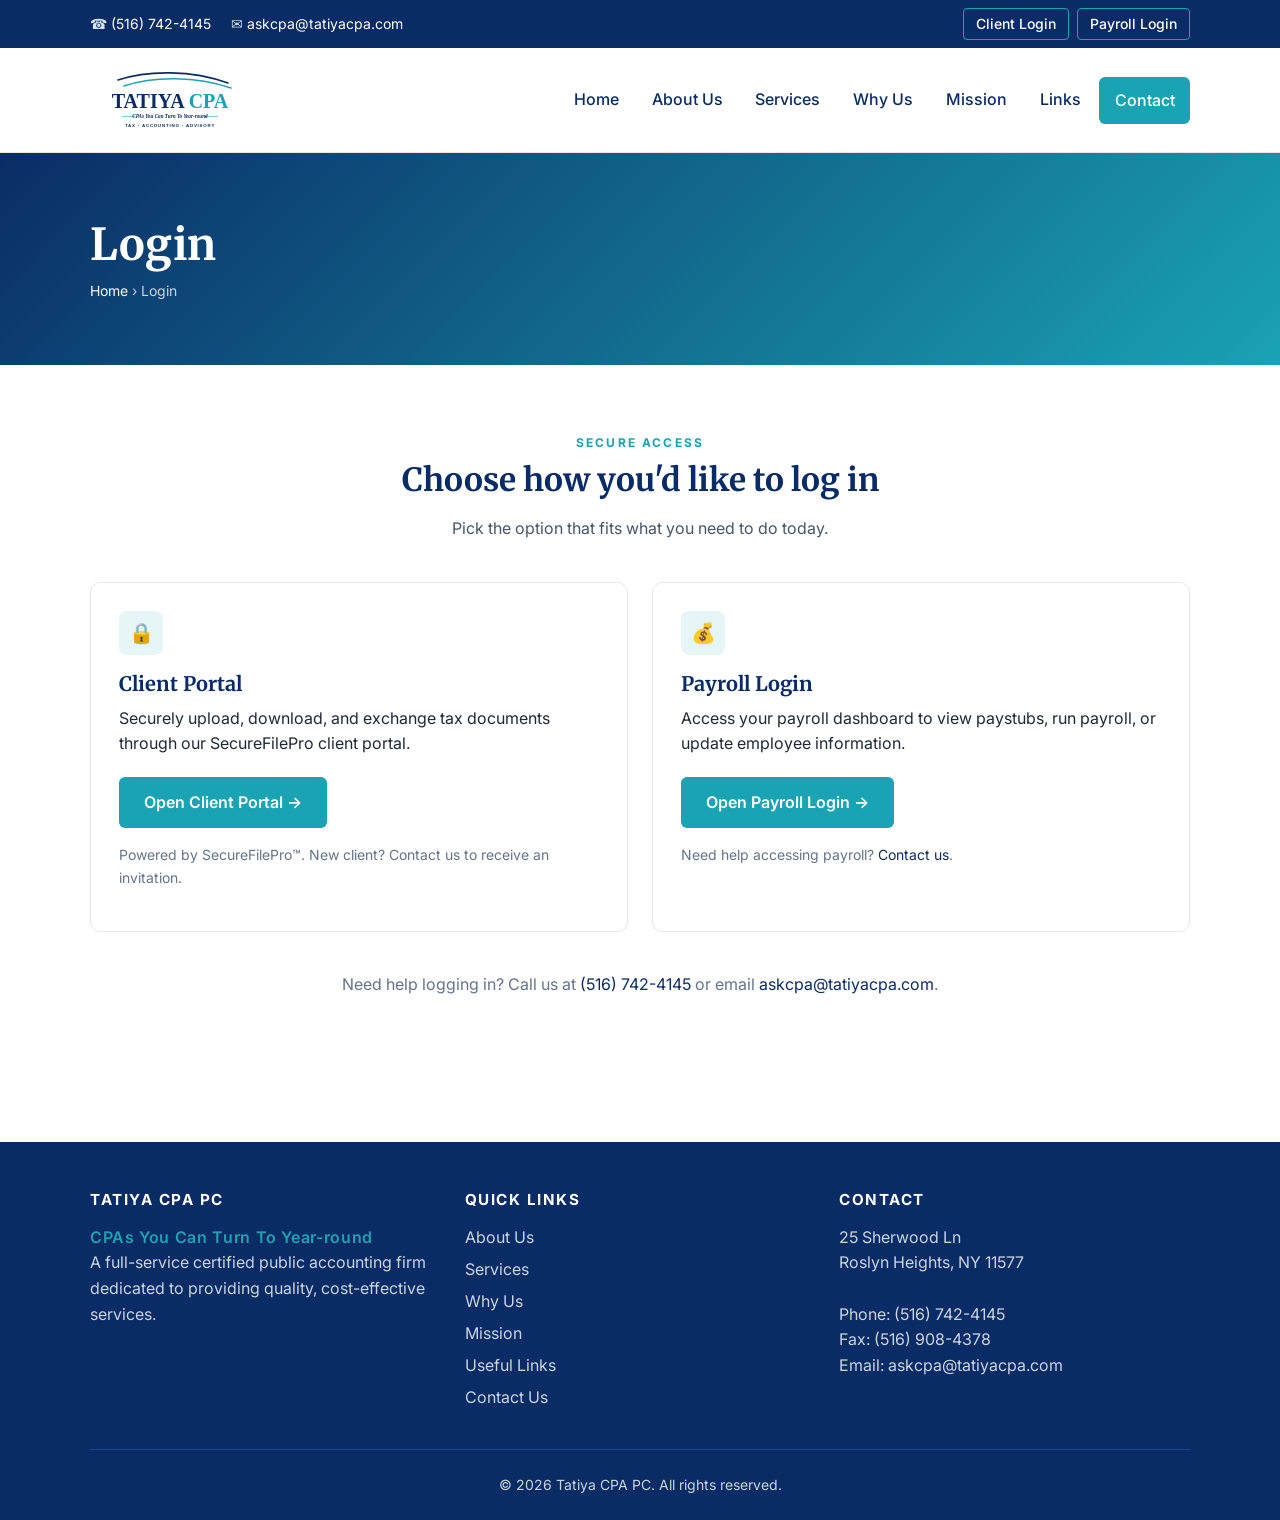
<file: log-in.html>
<!DOCTYPE html>
<html lang="en">
<head>
  <meta charset="UTF-8" />
  <meta name="viewport" content="width=device-width, initial-scale=1.0" />
  <title>Login | Tatiya CPA PC</title>
  <meta name="description" content="Access your Tatiya CPA client portal or payroll login." />
  <link rel="preconnect" href="https://fonts.googleapis.com" />
  <link rel="preconnect" href="https://fonts.gstatic.com" crossorigin />
  <link href="https://fonts.googleapis.com/css2?family=Inter:wght@400;500;600;700&family=Merriweather:wght@700;900&display=swap" rel="stylesheet" />
  <link rel="icon" type="image/svg+xml" href="/assets/img/favicon.svg" />
  <link rel="stylesheet" href="/assets/css/styles.css" />
</head>
<body>
  <div class="topbar">
    <div class="container">
      <div class="topbar__contact">
        <span>&#9742; <a href="tel:+15167424145">(516) 742-4145</a></span>
        <span>&#9993; <a href="mailto:askcpa@tatiyacpa.com">askcpa@tatiyacpa.com</a></span>
      </div>
      <div class="topbar__logins">
        <a href="https://tatiyacpa.securefilepro.com/portal/" target="_blank" rel="noopener">Client Login</a>
        <a href="https://login.accountantsoffice.com/login?firmCode=TATIY4145" target="_blank" rel="noopener">Payroll Login</a>
      </div>
    </div>
  </div>

  <header class="site-header">
    <div class="container">
      <a class="brand" href="/" aria-label="Tatiya CPA - Home">
        <img src="/assets/img/logo.svg" alt="Tatiya CPA - CPAs You Can Turn To Year-round - Tax, Accounting, Advisory" />
      </a>
      <button class="nav-toggle" aria-controls="primary-nav" aria-expanded="false">&#9776;</button>
      <nav class="nav" id="primary-nav" aria-label="Primary">
        <ul>
          <li><a data-href="/" href="/">Home</a></li>
          <li><a data-href="/about-us.html" href="/about-us.html">About Us</a></li>
          <li><a data-href="/services.html" href="/services.html">Services</a></li>
          <li><a data-href="/why-us.html" href="/why-us.html">Why Us</a></li>
          <li><a data-href="/mission.html" href="/mission.html">Mission</a></li>
          <li><a data-href="/links.html" href="/links.html">Links</a></li>
          <li><a class="btn btn-primary" href="/contact-us.html">Contact</a></li>
        </ul>
      </nav>
    </div>
  </header>

  <section class="page-header">
    <div class="container">
      <h1>Login</h1>
      <p class="breadcrumb"><a href="/">Home</a> &rsaquo; Login</p>
    </div>
  </section>

  <section class="section">
    <div class="container">
      <div class="section-head">
        <span class="eyebrow">Secure access</span>
        <h2>Choose how you'd like to log in</h2>
        <p>Pick the option that fits what you need to do today.</p>
      </div>
      <div class="grid grid-2">
        <article class="card">
          <div class="icon">&#128274;</div>
          <h3>Client Portal</h3>
          <p>Securely upload, download, and exchange tax documents through our SecureFilePro client portal.</p>
          <p style="margin-top:1.25rem;">
            <a class="btn btn-primary" href="https://tatiyacpa.securefilepro.com/portal/" target="_blank" rel="noopener">Open Client Portal &rarr;</a>
          </p>
          <p class="muted" style="margin-top:1rem;font-size:0.875rem;">Powered by SecureFilePro&trade;. New client? Contact us to receive an invitation.</p>
        </article>

        <article class="card">
          <div class="icon">&#128176;</div>
          <h3>Payroll Login</h3>
          <p>Access your payroll dashboard to view paystubs, run payroll, or update employee information.</p>
          <p style="margin-top:1.25rem;">
            <a class="btn btn-primary" href="https://login.accountantsoffice.com/login?firmCode=TATIY4145" target="_blank" rel="noopener">Open Payroll Login &rarr;</a>
          </p>
          <p class="muted" style="margin-top:1rem;font-size:0.875rem;">Need help accessing payroll? <a href="/contact-us.html">Contact us</a>.</p>
        </article>
      </div>

      <div class="text-center" style="margin-top:2.5rem;">
        <p class="muted">Need help logging in? Call us at <a href="tel:+15167424145">(516) 742-4145</a> or email <a href="mailto:askcpa@tatiyacpa.com">askcpa@tatiyacpa.com</a>.</p>
      </div>
    </div>
  </section>

  <footer class="footer">
    <div class="container">
      <div class="grid grid-3">
        <div>
          <h4>Tatiya CPA PC</h4>
          <p><span class="brand-tag">CPAs You Can Turn To Year-round</span><br />A full-service certified public accounting firm dedicated to providing quality, cost-effective services.</p>
        </div>
        <div>
          <h4>Quick Links</h4>
          <ul>
            <li><a href="/about-us.html">About Us</a></li>
            <li><a href="/services.html">Services</a></li>
            <li><a href="/why-us.html">Why Us</a></li>
            <li><a href="/mission.html">Mission</a></li>
            <li><a href="/links.html">Useful Links</a></li>
            <li><a href="/contact-us.html">Contact Us</a></li>
          </ul>
        </div>
        <div>
          <h4>Contact</h4>
          <p>
            25 Sherwood Ln<br />
            Roslyn Heights, NY 11577<br />
            <br />
            Phone: <a href="tel:+15167424145">(516) 742-4145</a><br />
            Fax: (516) 908-4378<br />
            Email: <a href="mailto:askcpa@tatiyacpa.com">askcpa@tatiyacpa.com</a>
          </p>
        </div>
      </div>
      <div class="footer__bottom">
        &copy; <span id="year"></span> Tatiya CPA PC. All rights reserved.
      </div>
    </div>
  </footer>

  <script src="/assets/js/main.js"></script>
</body>
</html>
</file>
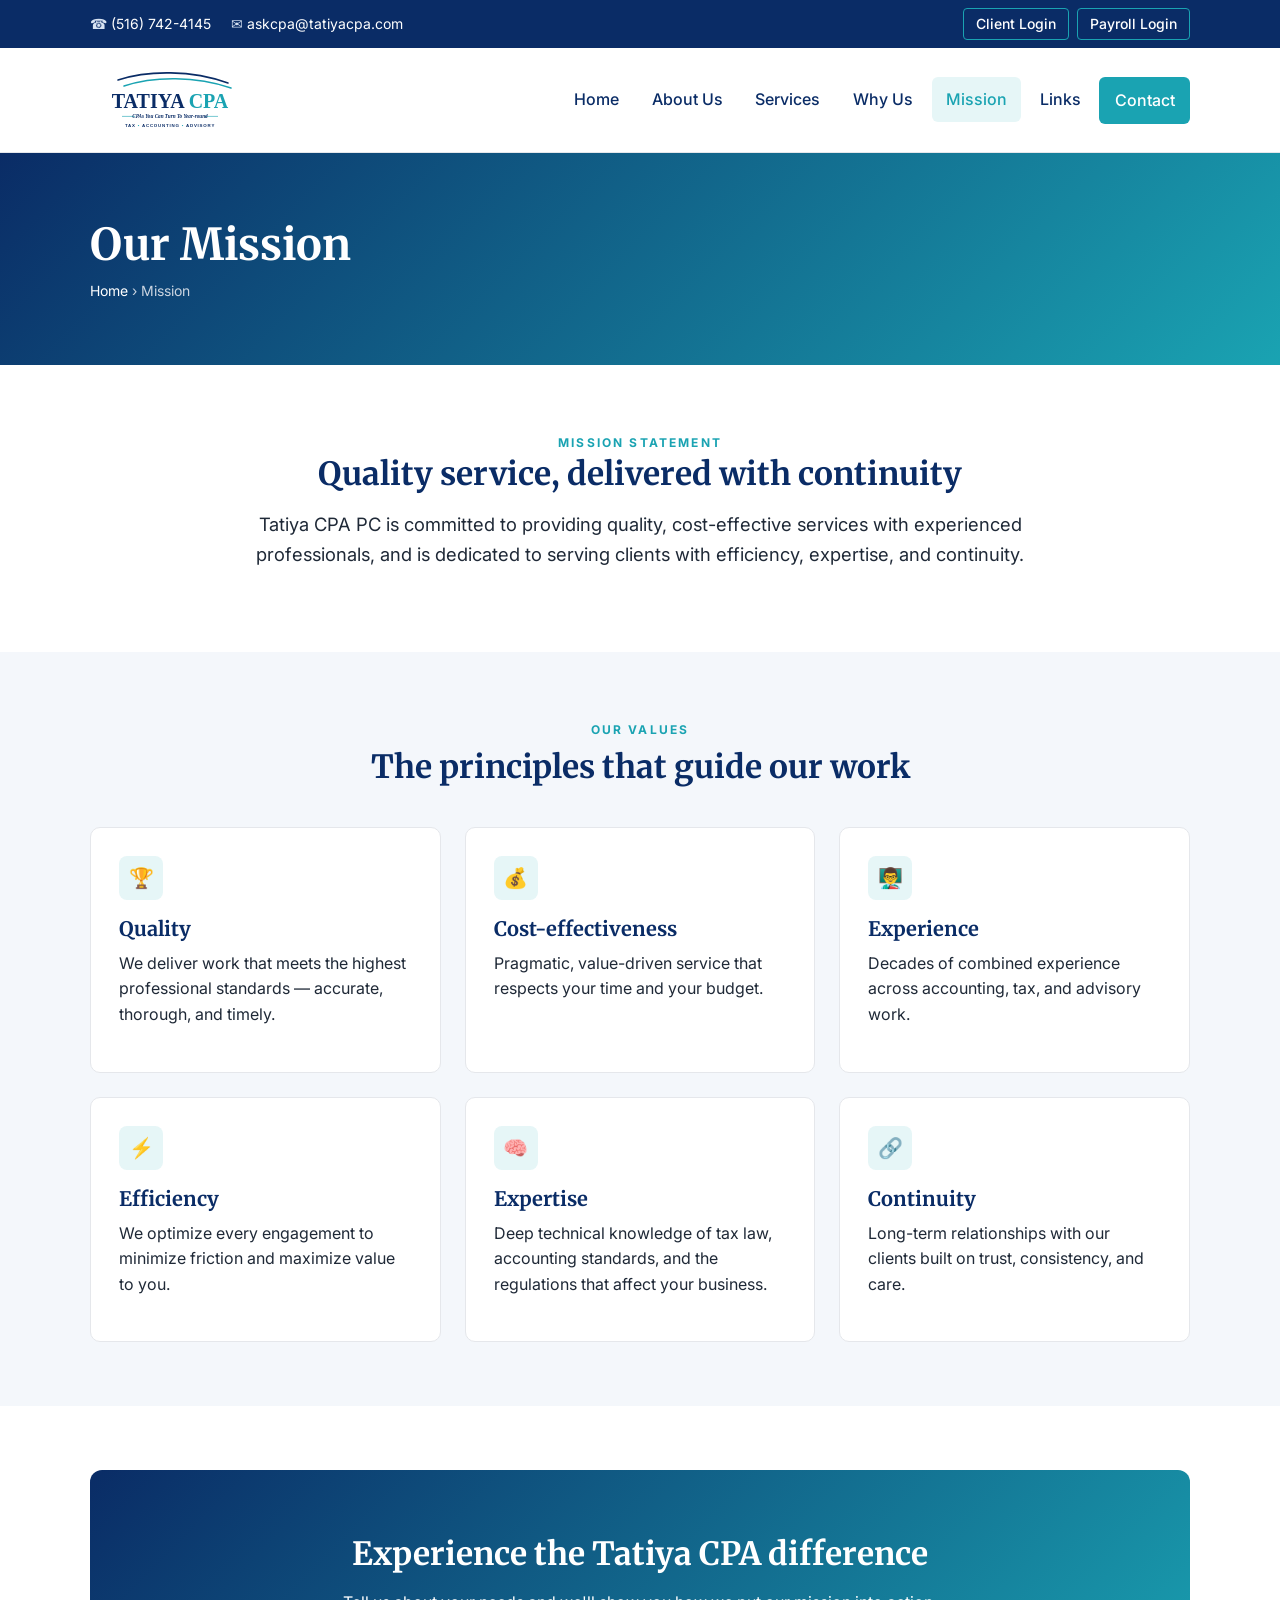
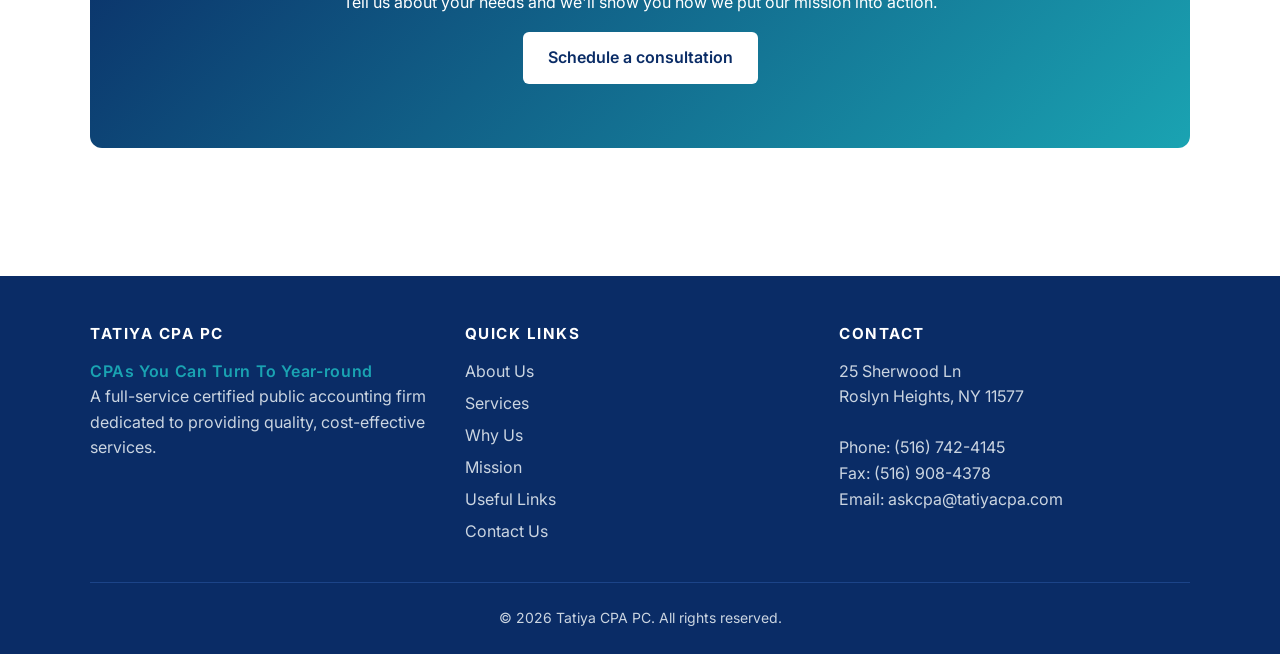
<file: mission.html>
<!DOCTYPE html>
<html lang="en">
<head>
  <meta charset="UTF-8" />
  <meta name="viewport" content="width=device-width, initial-scale=1.0" />
  <title>Mission | Tatiya CPA PC</title>
  <meta name="description" content="Tatiya CPA PC is committed to providing quality, cost-effective services with experienced professionals serving clients with efficiency, expertise, and continuity." />
  <link rel="preconnect" href="https://fonts.googleapis.com" />
  <link rel="preconnect" href="https://fonts.gstatic.com" crossorigin />
  <link href="https://fonts.googleapis.com/css2?family=Inter:wght@400;500;600;700&family=Merriweather:wght@700;900&display=swap" rel="stylesheet" />
  <link rel="icon" type="image/svg+xml" href="/assets/img/favicon.svg" />
  <link rel="stylesheet" href="/assets/css/styles.css" />
</head>
<body>
  <div class="topbar">
    <div class="container">
      <div class="topbar__contact">
        <span>&#9742; <a href="tel:+15167424145">(516) 742-4145</a></span>
        <span>&#9993; <a href="mailto:askcpa@tatiyacpa.com">askcpa@tatiyacpa.com</a></span>
      </div>
      <div class="topbar__logins">
        <a href="https://tatiyacpa.securefilepro.com/portal/" target="_blank" rel="noopener">Client Login</a>
        <a href="https://login.accountantsoffice.com/login?firmCode=TATIY4145" target="_blank" rel="noopener">Payroll Login</a>
      </div>
    </div>
  </div>

  <header class="site-header">
    <div class="container">
      <a class="brand" href="/" aria-label="Tatiya CPA - Home">
        <img src="/assets/img/logo.svg" alt="Tatiya CPA - CPAs You Can Turn To Year-round - Tax, Accounting, Advisory" />
      </a>
      <button class="nav-toggle" aria-controls="primary-nav" aria-expanded="false">&#9776;</button>
      <nav class="nav" id="primary-nav" aria-label="Primary">
        <ul>
          <li><a data-href="/" href="/">Home</a></li>
          <li><a data-href="/about-us.html" href="/about-us.html">About Us</a></li>
          <li><a data-href="/services.html" href="/services.html">Services</a></li>
          <li><a data-href="/why-us.html" href="/why-us.html">Why Us</a></li>
          <li><a data-href="/mission.html" href="/mission.html">Mission</a></li>
          <li><a data-href="/links.html" href="/links.html">Links</a></li>
          <li><a class="btn btn-primary" href="/contact-us.html">Contact</a></li>
        </ul>
      </nav>
    </div>
  </header>

  <section class="page-header">
    <div class="container">
      <h1>Our Mission</h1>
      <p class="breadcrumb"><a href="/">Home</a> &rsaquo; Mission</p>
    </div>
  </section>

  <section class="section">
    <div class="container">
      <div style="max-width: 820px; margin: 0 auto; text-align: center;">
        <span class="eyebrow" style="color:#1aa3b2;font-weight:700;letter-spacing:0.18em;text-transform:uppercase;font-size:0.75rem;">Mission Statement</span>
        <h2>Quality service, delivered with continuity</h2>
        <p style="font-size:1.15rem;">
          Tatiya CPA PC is committed to providing quality, cost-effective services
          with experienced professionals, and is dedicated to serving clients with
          efficiency, expertise, and continuity.
        </p>
      </div>
    </div>
  </section>

  <section class="section section--alt">
    <div class="container">
      <div class="section-head">
        <span class="eyebrow">Our values</span>
        <h2>The principles that guide our work</h2>
      </div>
      <div class="grid grid-3">
        <article class="card">
          <div class="icon">&#127942;</div>
          <h3>Quality</h3>
          <p>We deliver work that meets the highest professional standards &mdash; accurate, thorough, and timely.</p>
        </article>
        <article class="card">
          <div class="icon">&#128176;</div>
          <h3>Cost-effectiveness</h3>
          <p>Pragmatic, value-driven service that respects your time and your budget.</p>
        </article>
        <article class="card">
          <div class="icon">&#128104;&#8205;&#127979;</div>
          <h3>Experience</h3>
          <p>Decades of combined experience across accounting, tax, and advisory work.</p>
        </article>
        <article class="card">
          <div class="icon">&#9889;</div>
          <h3>Efficiency</h3>
          <p>We optimize every engagement to minimize friction and maximize value to you.</p>
        </article>
        <article class="card">
          <div class="icon">&#129504;</div>
          <h3>Expertise</h3>
          <p>Deep technical knowledge of tax law, accounting standards, and the regulations that affect your business.</p>
        </article>
        <article class="card">
          <div class="icon">&#128279;</div>
          <h3>Continuity</h3>
          <p>Long-term relationships with our clients built on trust, consistency, and care.</p>
        </article>
      </div>
    </div>
  </section>

  <section class="section">
    <div class="container">
      <div class="cta">
        <h2>Experience the Tatiya CPA difference</h2>
        <p>Tell us about your needs and we'll show you how we put our mission into action.</p>
        <a class="btn btn-primary" href="/contact-us.html">Schedule a consultation</a>
      </div>
    </div>
  </section>

  <footer class="footer">
    <div class="container">
      <div class="grid grid-3">
        <div>
          <h4>Tatiya CPA PC</h4>
          <p><span class="brand-tag">CPAs You Can Turn To Year-round</span><br />A full-service certified public accounting firm dedicated to providing quality, cost-effective services.</p>
        </div>
        <div>
          <h4>Quick Links</h4>
          <ul>
            <li><a href="/about-us.html">About Us</a></li>
            <li><a href="/services.html">Services</a></li>
            <li><a href="/why-us.html">Why Us</a></li>
            <li><a href="/mission.html">Mission</a></li>
            <li><a href="/links.html">Useful Links</a></li>
            <li><a href="/contact-us.html">Contact Us</a></li>
          </ul>
        </div>
        <div>
          <h4>Contact</h4>
          <p>
            25 Sherwood Ln<br />
            Roslyn Heights, NY 11577<br />
            <br />
            Phone: <a href="tel:+15167424145">(516) 742-4145</a><br />
            Fax: (516) 908-4378<br />
            Email: <a href="mailto:askcpa@tatiyacpa.com">askcpa@tatiyacpa.com</a>
          </p>
        </div>
      </div>
      <div class="footer__bottom">
        &copy; <span id="year"></span> Tatiya CPA PC. All rights reserved.
      </div>
    </div>
  </footer>

  <script src="/assets/js/main.js"></script>
</body>
</html>
</file>
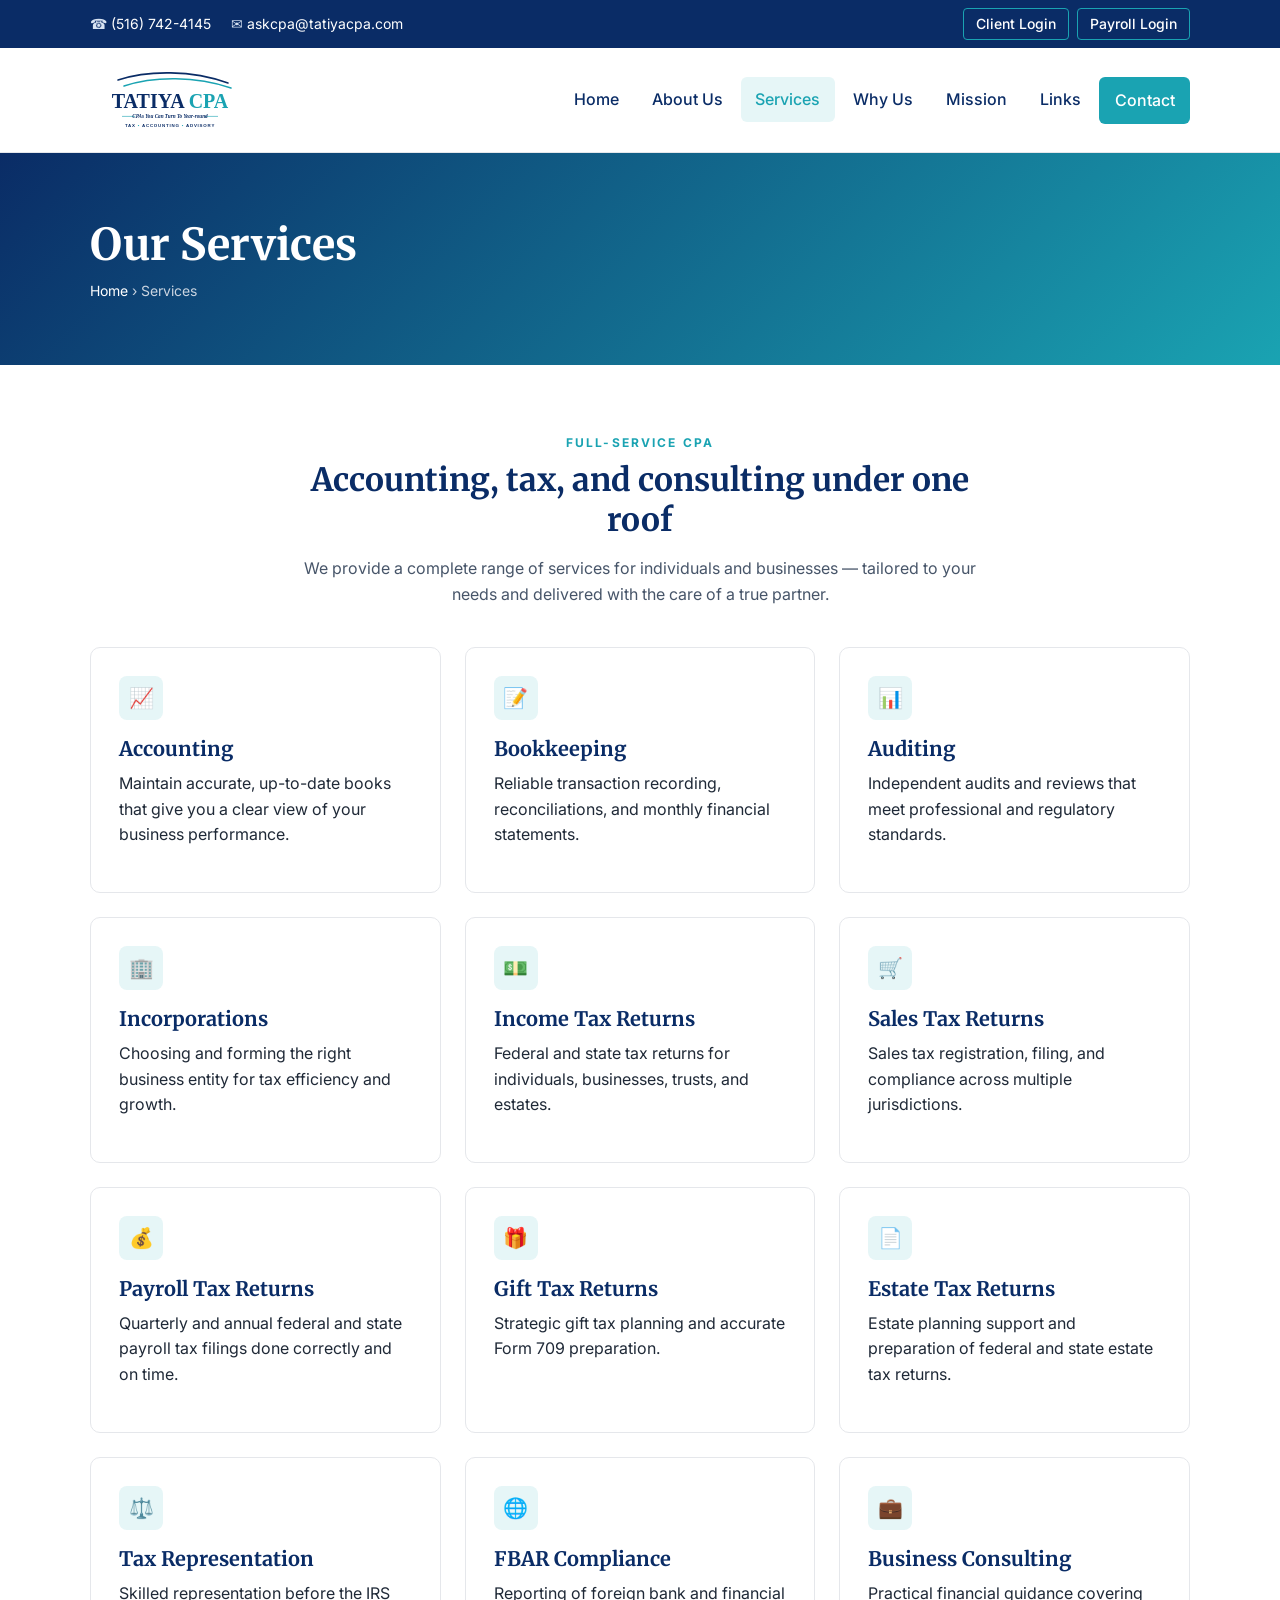
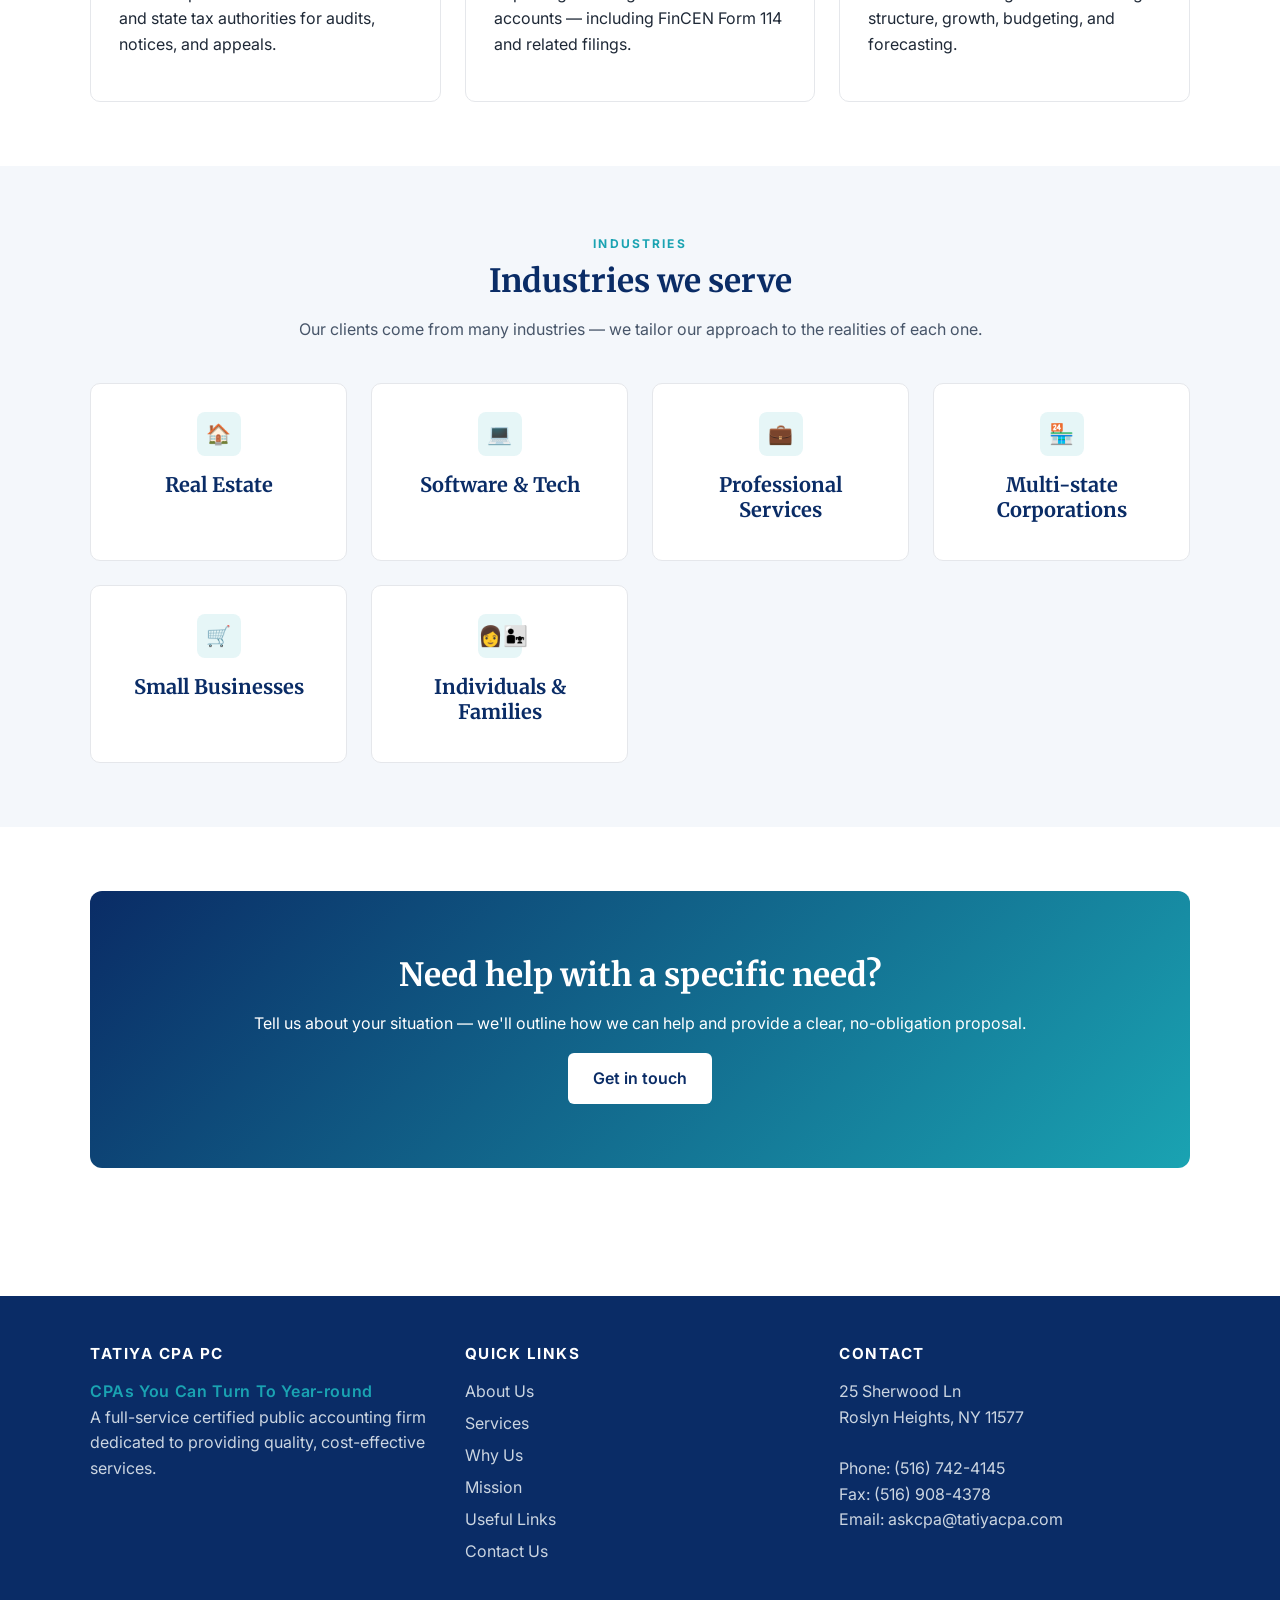
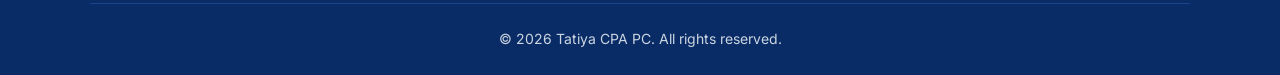
<file: services.html>
<!DOCTYPE html>
<html lang="en">
<head>
  <meta charset="UTF-8" />
  <meta name="viewport" content="width=device-width, initial-scale=1.0" />
  <title>Services | Tatiya CPA PC</title>
  <meta name="description" content="Accounting, tax preparation, payroll, auditing, incorporations, and business consulting services from Tatiya CPA PC." />
  <link rel="preconnect" href="https://fonts.googleapis.com" />
  <link rel="preconnect" href="https://fonts.gstatic.com" crossorigin />
  <link href="https://fonts.googleapis.com/css2?family=Inter:wght@400;500;600;700&family=Merriweather:wght@700;900&display=swap" rel="stylesheet" />
  <link rel="icon" type="image/svg+xml" href="/assets/img/favicon.svg" />
  <link rel="stylesheet" href="/assets/css/styles.css" />
</head>
<body>
  <div class="topbar">
    <div class="container">
      <div class="topbar__contact">
        <span>&#9742; <a href="tel:+15167424145">(516) 742-4145</a></span>
        <span>&#9993; <a href="mailto:askcpa@tatiyacpa.com">askcpa@tatiyacpa.com</a></span>
      </div>
      <div class="topbar__logins">
        <a href="https://tatiyacpa.securefilepro.com/portal/" target="_blank" rel="noopener">Client Login</a>
        <a href="https://login.accountantsoffice.com/login?firmCode=TATIY4145" target="_blank" rel="noopener">Payroll Login</a>
      </div>
    </div>
  </div>

  <header class="site-header">
    <div class="container">
      <a class="brand" href="/" aria-label="Tatiya CPA - Home">
        <img src="/assets/img/logo.svg" alt="Tatiya CPA - CPAs You Can Turn To Year-round - Tax, Accounting, Advisory" />
      </a>
      <button class="nav-toggle" aria-controls="primary-nav" aria-expanded="false">&#9776;</button>
      <nav class="nav" id="primary-nav" aria-label="Primary">
        <ul>
          <li><a data-href="/" href="/">Home</a></li>
          <li><a data-href="/about-us.html" href="/about-us.html">About Us</a></li>
          <li><a data-href="/services.html" href="/services.html">Services</a></li>
          <li><a data-href="/why-us.html" href="/why-us.html">Why Us</a></li>
          <li><a data-href="/mission.html" href="/mission.html">Mission</a></li>
          <li><a data-href="/links.html" href="/links.html">Links</a></li>
          <li><a class="btn btn-primary" href="/contact-us.html">Contact</a></li>
        </ul>
      </nav>
    </div>
  </header>

  <section class="page-header">
    <div class="container">
      <h1>Our Services</h1>
      <p class="breadcrumb"><a href="/">Home</a> &rsaquo; Services</p>
    </div>
  </section>

  <section class="section">
    <div class="container">
      <div class="section-head">
        <span class="eyebrow">Full-service CPA</span>
        <h2>Accounting, tax, and consulting under one roof</h2>
        <p>We provide a complete range of services for individuals and businesses &mdash; tailored to your needs and delivered with the care of a true partner.</p>
      </div>
      <div class="grid grid-3">
        <article class="card">
          <div class="icon">&#128200;</div>
          <h3>Accounting</h3>
          <p>Maintain accurate, up-to-date books that give you a clear view of your business performance.</p>
        </article>
        <article class="card">
          <div class="icon">&#128221;</div>
          <h3>Bookkeeping</h3>
          <p>Reliable transaction recording, reconciliations, and monthly financial statements.</p>
        </article>
        <article class="card">
          <div class="icon">&#128202;</div>
          <h3>Auditing</h3>
          <p>Independent audits and reviews that meet professional and regulatory standards.</p>
        </article>
        <article class="card">
          <div class="icon">&#127970;</div>
          <h3>Incorporations</h3>
          <p>Choosing and forming the right business entity for tax efficiency and growth.</p>
        </article>
        <article class="card">
          <div class="icon">&#128181;</div>
          <h3>Income Tax Returns</h3>
          <p>Federal and state tax returns for individuals, businesses, trusts, and estates.</p>
        </article>
        <article class="card">
          <div class="icon">&#128722;</div>
          <h3>Sales Tax Returns</h3>
          <p>Sales tax registration, filing, and compliance across multiple jurisdictions.</p>
        </article>
        <article class="card">
          <div class="icon">&#128176;</div>
          <h3>Payroll Tax Returns</h3>
          <p>Quarterly and annual federal and state payroll tax filings done correctly and on time.</p>
        </article>
        <article class="card">
          <div class="icon">&#127873;</div>
          <h3>Gift Tax Returns</h3>
          <p>Strategic gift tax planning and accurate Form 709 preparation.</p>
        </article>
        <article class="card">
          <div class="icon">&#128196;</div>
          <h3>Estate Tax Returns</h3>
          <p>Estate planning support and preparation of federal and state estate tax returns.</p>
        </article>
        <article class="card">
          <div class="icon">&#9878;&#65039;</div>
          <h3>Tax Representation</h3>
          <p>Skilled representation before the IRS and state tax authorities for audits, notices, and appeals.</p>
        </article>
        <article class="card">
          <div class="icon">&#127760;</div>
          <h3>FBAR Compliance</h3>
          <p>Reporting of foreign bank and financial accounts &mdash; including FinCEN Form 114 and related filings.</p>
        </article>
        <article class="card">
          <div class="icon">&#128188;</div>
          <h3>Business Consulting</h3>
          <p>Practical financial guidance covering structure, growth, budgeting, and forecasting.</p>
        </article>
      </div>
    </div>
  </section>

  <section class="section section--alt">
    <div class="container">
      <div class="section-head">
        <span class="eyebrow">Industries</span>
        <h2>Industries we serve</h2>
        <p>Our clients come from many industries &mdash; we tailor our approach to the realities of each one.</p>
      </div>
      <div class="grid grid-4">
        <div class="card text-center">
          <div class="icon" style="margin: 0 auto 1rem;">&#127968;</div>
          <h3>Real Estate</h3>
        </div>
        <div class="card text-center">
          <div class="icon" style="margin: 0 auto 1rem;">&#128187;</div>
          <h3>Software &amp; Tech</h3>
        </div>
        <div class="card text-center">
          <div class="icon" style="margin: 0 auto 1rem;">&#128188;</div>
          <h3>Professional Services</h3>
        </div>
        <div class="card text-center">
          <div class="icon" style="margin: 0 auto 1rem;">&#127978;</div>
          <h3>Multi-state Corporations</h3>
        </div>
        <div class="card text-center">
          <div class="icon" style="margin: 0 auto 1rem;">&#128722;</div>
          <h3>Small Businesses</h3>
        </div>
        <div class="card text-center">
          <div class="icon" style="margin: 0 auto 1rem;">&#128105;&#8205;&#128104;&#8205;&#128103;</div>
          <h3>Individuals &amp; Families</h3>
        </div>
      </div>
    </div>
  </section>

  <section class="section">
    <div class="container">
      <div class="cta">
        <h2>Need help with a specific need?</h2>
        <p>Tell us about your situation &mdash; we'll outline how we can help and provide a clear, no-obligation proposal.</p>
        <a class="btn btn-primary" href="/contact-us.html">Get in touch</a>
      </div>
    </div>
  </section>

  <footer class="footer">
    <div class="container">
      <div class="grid grid-3">
        <div>
          <h4>Tatiya CPA PC</h4>
          <p><span class="brand-tag">CPAs You Can Turn To Year-round</span><br />A full-service certified public accounting firm dedicated to providing quality, cost-effective services.</p>
        </div>
        <div>
          <h4>Quick Links</h4>
          <ul>
            <li><a href="/about-us.html">About Us</a></li>
            <li><a href="/services.html">Services</a></li>
            <li><a href="/why-us.html">Why Us</a></li>
            <li><a href="/mission.html">Mission</a></li>
            <li><a href="/links.html">Useful Links</a></li>
            <li><a href="/contact-us.html">Contact Us</a></li>
          </ul>
        </div>
        <div>
          <h4>Contact</h4>
          <p>
            25 Sherwood Ln<br />
            Roslyn Heights, NY 11577<br />
            <br />
            Phone: <a href="tel:+15167424145">(516) 742-4145</a><br />
            Fax: (516) 908-4378<br />
            Email: <a href="mailto:askcpa@tatiyacpa.com">askcpa@tatiyacpa.com</a>
          </p>
        </div>
      </div>
      <div class="footer__bottom">
        &copy; <span id="year"></span> Tatiya CPA PC. All rights reserved.
      </div>
    </div>
  </footer>

  <script src="/assets/js/main.js"></script>
</body>
</html>
</file>
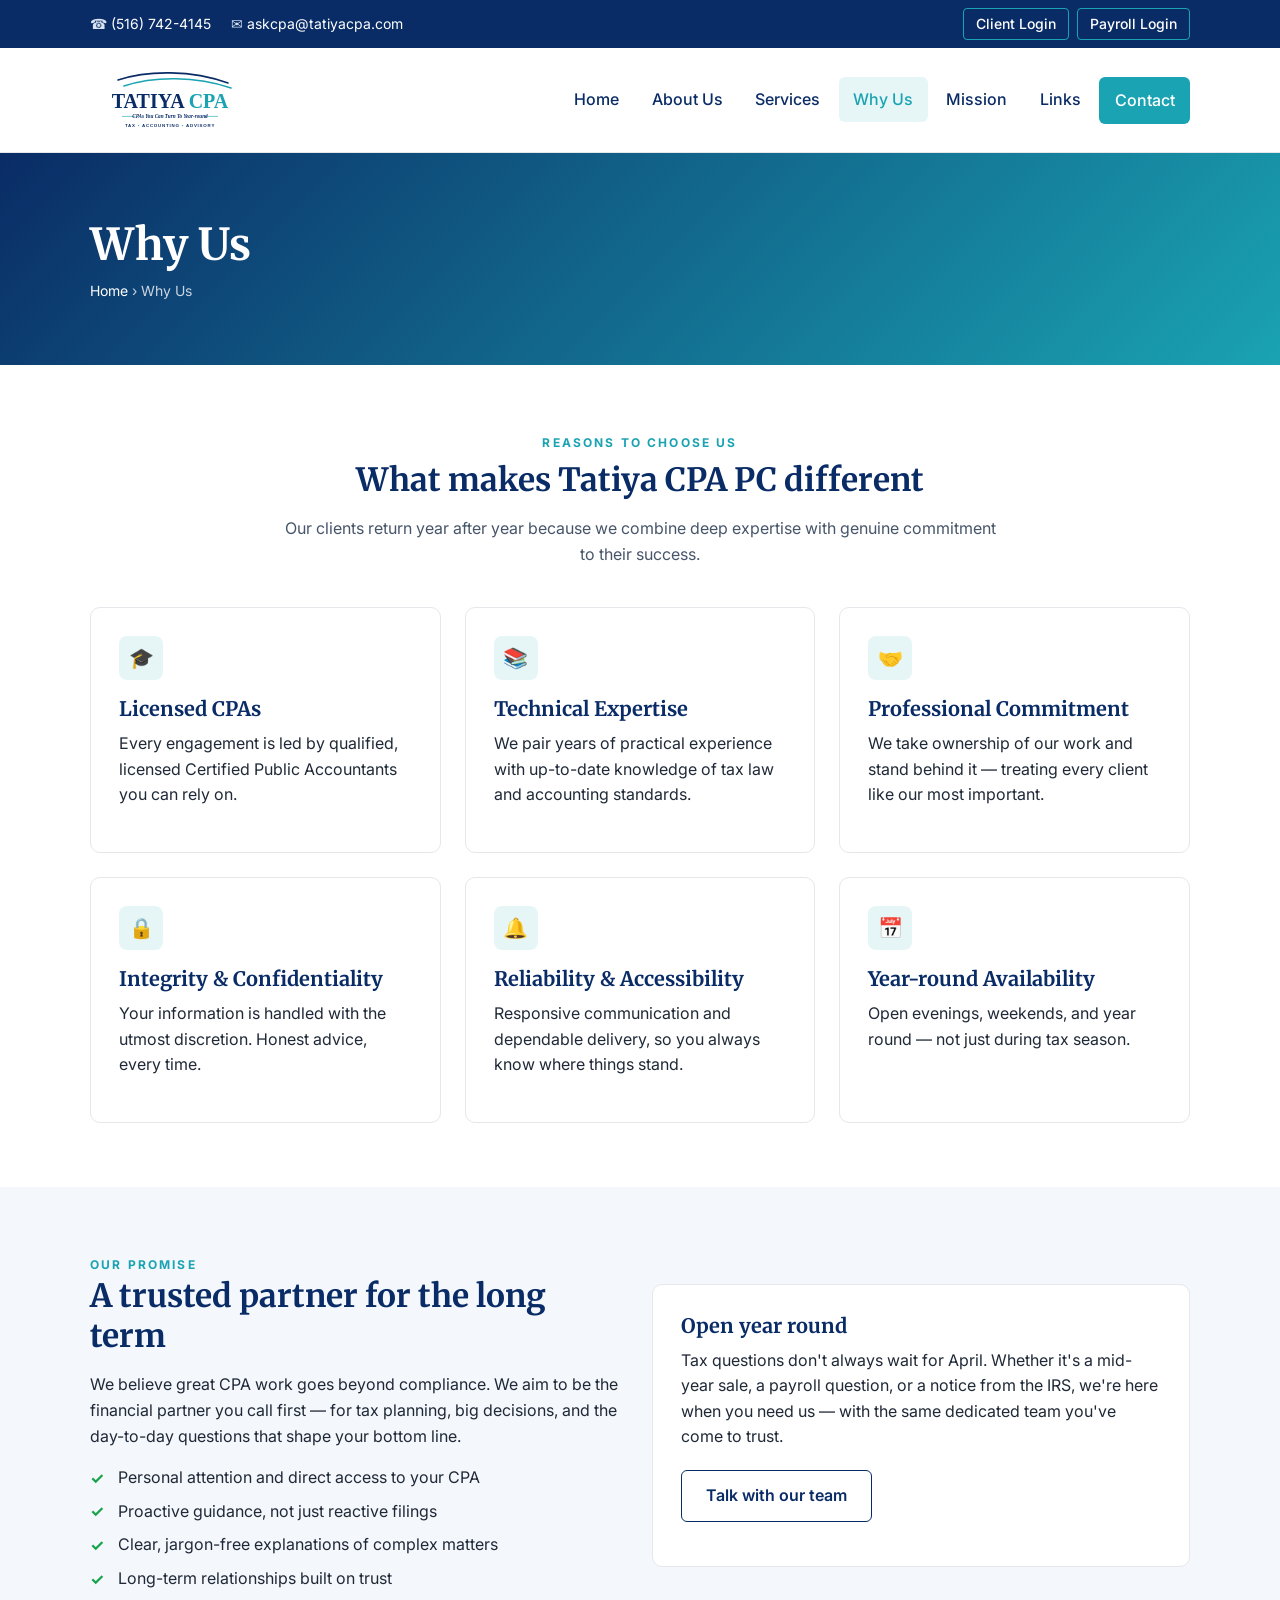
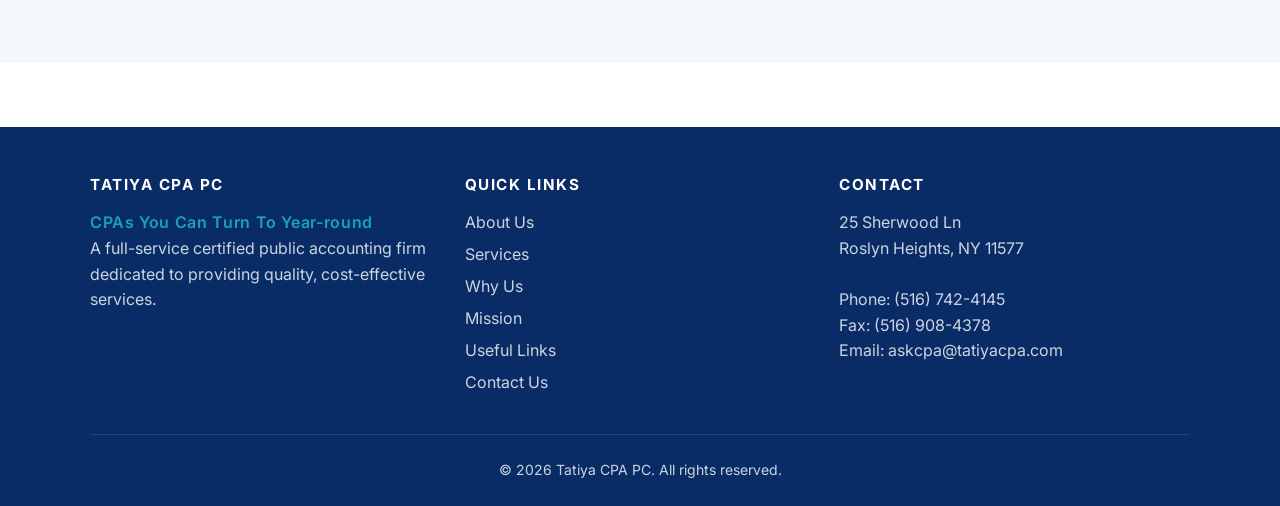
<file: why-us.html>
<!DOCTYPE html>
<html lang="en">
<head>
  <meta charset="UTF-8" />
  <meta name="viewport" content="width=device-width, initial-scale=1.0" />
  <title>Why Us | Tatiya CPA PC</title>
  <meta name="description" content="Why choose Tatiya CPA PC: licensed CPAs, technical expertise, integrity, reliability, and availability evenings, weekends, and year round." />
  <link rel="preconnect" href="https://fonts.googleapis.com" />
  <link rel="preconnect" href="https://fonts.gstatic.com" crossorigin />
  <link href="https://fonts.googleapis.com/css2?family=Inter:wght@400;500;600;700&family=Merriweather:wght@700;900&display=swap" rel="stylesheet" />
  <link rel="icon" type="image/svg+xml" href="/assets/img/favicon.svg" />
  <link rel="stylesheet" href="/assets/css/styles.css" />
</head>
<body>
  <div class="topbar">
    <div class="container">
      <div class="topbar__contact">
        <span>&#9742; <a href="tel:+15167424145">(516) 742-4145</a></span>
        <span>&#9993; <a href="mailto:askcpa@tatiyacpa.com">askcpa@tatiyacpa.com</a></span>
      </div>
      <div class="topbar__logins">
        <a href="https://tatiyacpa.securefilepro.com/portal/" target="_blank" rel="noopener">Client Login</a>
        <a href="https://login.accountantsoffice.com/login?firmCode=TATIY4145" target="_blank" rel="noopener">Payroll Login</a>
      </div>
    </div>
  </div>

  <header class="site-header">
    <div class="container">
      <a class="brand" href="/" aria-label="Tatiya CPA - Home">
        <img src="/assets/img/logo.svg" alt="Tatiya CPA - CPAs You Can Turn To Year-round - Tax, Accounting, Advisory" />
      </a>
      <button class="nav-toggle" aria-controls="primary-nav" aria-expanded="false">&#9776;</button>
      <nav class="nav" id="primary-nav" aria-label="Primary">
        <ul>
          <li><a data-href="/" href="/">Home</a></li>
          <li><a data-href="/about-us.html" href="/about-us.html">About Us</a></li>
          <li><a data-href="/services.html" href="/services.html">Services</a></li>
          <li><a data-href="/why-us.html" href="/why-us.html">Why Us</a></li>
          <li><a data-href="/mission.html" href="/mission.html">Mission</a></li>
          <li><a data-href="/links.html" href="/links.html">Links</a></li>
          <li><a class="btn btn-primary" href="/contact-us.html">Contact</a></li>
        </ul>
      </nav>
    </div>
  </header>

  <section class="page-header">
    <div class="container">
      <h1>Why Us</h1>
      <p class="breadcrumb"><a href="/">Home</a> &rsaquo; Why Us</p>
    </div>
  </section>

  <section class="section">
    <div class="container">
      <div class="section-head">
        <span class="eyebrow">Reasons to choose us</span>
        <h2>What makes Tatiya CPA PC different</h2>
        <p>Our clients return year after year because we combine deep expertise with genuine commitment to their success.</p>
      </div>
      <div class="grid grid-3">
        <article class="card">
          <div class="icon">&#127891;</div>
          <h3>Licensed CPAs</h3>
          <p>Every engagement is led by qualified, licensed Certified Public Accountants you can rely on.</p>
        </article>
        <article class="card">
          <div class="icon">&#128218;</div>
          <h3>Technical Expertise</h3>
          <p>We pair years of practical experience with up-to-date knowledge of tax law and accounting standards.</p>
        </article>
        <article class="card">
          <div class="icon">&#129309;</div>
          <h3>Professional Commitment</h3>
          <p>We take ownership of our work and stand behind it &mdash; treating every client like our most important.</p>
        </article>
        <article class="card">
          <div class="icon">&#128274;</div>
          <h3>Integrity &amp; Confidentiality</h3>
          <p>Your information is handled with the utmost discretion. Honest advice, every time.</p>
        </article>
        <article class="card">
          <div class="icon">&#128276;</div>
          <h3>Reliability &amp; Accessibility</h3>
          <p>Responsive communication and dependable delivery, so you always know where things stand.</p>
        </article>
        <article class="card">
          <div class="icon">&#128197;</div>
          <h3>Year-round Availability</h3>
          <p>Open evenings, weekends, and year round &mdash; not just during tax season.</p>
        </article>
      </div>
    </div>
  </section>

  <section class="section section--alt">
    <div class="container">
      <div class="grid grid-2" style="align-items:center;">
        <div>
          <span class="eyebrow" style="color:#1aa3b2;font-weight:700;letter-spacing:0.18em;text-transform:uppercase;font-size:0.75rem;">Our promise</span>
          <h2>A trusted partner for the long term</h2>
          <p>We believe great CPA work goes beyond compliance. We aim to be the financial partner you call first &mdash; for tax planning, big decisions, and the day-to-day questions that shape your bottom line.</p>
          <ul class="checklist">
            <li>Personal attention and direct access to your CPA</li>
            <li>Proactive guidance, not just reactive filings</li>
            <li>Clear, jargon-free explanations of complex matters</li>
            <li>Long-term relationships built on trust</li>
          </ul>
        </div>
        <div>
          <div class="card">
            <h3 class="mt-0">Open year round</h3>
            <p>Tax questions don't always wait for April. Whether it's a mid-year sale, a payroll question, or a notice from the IRS, we're here when you need us &mdash; with the same dedicated team you've come to trust.</p>
            <p style="margin-top:1.25rem;"><a class="btn btn-secondary" href="/contact-us.html">Talk with our team</a></p>
          </div>
        </div>
      </div>
    </div>
  </section>

  <footer class="footer">
    <div class="container">
      <div class="grid grid-3">
        <div>
          <h4>Tatiya CPA PC</h4>
          <p><span class="brand-tag">CPAs You Can Turn To Year-round</span><br />A full-service certified public accounting firm dedicated to providing quality, cost-effective services.</p>
        </div>
        <div>
          <h4>Quick Links</h4>
          <ul>
            <li><a href="/about-us.html">About Us</a></li>
            <li><a href="/services.html">Services</a></li>
            <li><a href="/why-us.html">Why Us</a></li>
            <li><a href="/mission.html">Mission</a></li>
            <li><a href="/links.html">Useful Links</a></li>
            <li><a href="/contact-us.html">Contact Us</a></li>
          </ul>
        </div>
        <div>
          <h4>Contact</h4>
          <p>
            25 Sherwood Ln<br />
            Roslyn Heights, NY 11577<br />
            <br />
            Phone: <a href="tel:+15167424145">(516) 742-4145</a><br />
            Fax: (516) 908-4378<br />
            Email: <a href="mailto:askcpa@tatiyacpa.com">askcpa@tatiyacpa.com</a>
          </p>
        </div>
      </div>
      <div class="footer__bottom">
        &copy; <span id="year"></span> Tatiya CPA PC. All rights reserved.
      </div>
    </div>
  </footer>

  <script src="/assets/js/main.js"></script>
</body>
</html>
</file>
<file: assets/css/styles.css>
/* ===== Reset & Base ===== */
*,*::before,*::after { box-sizing: border-box; }
html { scroll-behavior: smooth; }
body {
  margin: 0;
  font-family: "Inter", -apple-system, BlinkMacSystemFont, "Segoe UI", Roboto, "Helvetica Neue", Arial, sans-serif;
  color: #1f2937;
  line-height: 1.6;
  background: #ffffff;
}
img { max-width: 100%; display: block; }
a { color: #0a2c66; text-decoration: none; }
a:hover { color: #1aa3b2; text-decoration: underline; }
h1,h2,h3,h4 {
  font-family: "Merriweather", Georgia, "Times New Roman", serif;
  color: #0a2c66;
  line-height: 1.25;
  margin: 0 0 0.5em;
}
h1 { font-size: clamp(2rem, 4vw, 2.75rem); }
h2 { font-size: clamp(1.5rem, 3vw, 2rem); }
h3 { font-size: 1.25rem; }
p { margin: 0 0 1em; }

/* ===== Layout ===== */
.container {
  max-width: 1140px;
  margin: 0 auto;
  padding: 0 1.25rem;
}

.section { padding: 4rem 0; }
.section--alt { background: #f4f7fb; }

/* ===== Top bar ===== */
.topbar {
  background: #0a2c66;
  color: #d8e3f3;
  font-size: 0.875rem;
}
.topbar .container {
  display: flex;
  justify-content: space-between;
  align-items: center;
  padding-top: 0.5rem;
  padding-bottom: 0.5rem;
  flex-wrap: wrap;
  gap: 0.75rem;
}
.topbar a { color: #ffffff; }
.topbar__contact span { margin-right: 1rem; }
.topbar__contact span:last-child { margin-right: 0; }
.topbar__logins { display: flex; gap: 0.5rem; align-items: center; }
.topbar__logins a {
  display: inline-block;
  padding: 0.25rem 0.75rem;
  border: 1px solid #1aa3b2;
  border-radius: 4px;
  text-decoration: none;
  font-weight: 500;
  transition: background 0.15s ease;
}
.topbar__logins a:hover { background: #1aa3b2; text-decoration: none; }
.topbar__logins a + a { margin-left: 0; }

/* ===== Header / Nav ===== */
.site-header {
  background: #ffffff;
  border-bottom: 1px solid #e5e7eb;
  position: sticky;
  top: 0;
  z-index: 50;
}
.site-header .container {
  display: flex;
  justify-content: space-between;
  align-items: center;
  padding-top: 1rem;
  padding-bottom: 1rem;
}
.brand {
  display: flex;
  align-items: center;
  gap: 0.75rem;
  text-decoration: none;
}
.brand img {
  height: 72px;
  width: auto;
  display: block;
}
@media (max-width: 480px) {
  .brand img { height: 56px; }
}

.nav-toggle {
  display: none;
  background: none;
  border: 1px solid #cbd5e1;
  border-radius: 6px;
  padding: 0.5rem 0.75rem;
  cursor: pointer;
  font-size: 1.25rem;
  color: #0a2c66;
}

.nav { display: flex; }
.nav ul {
  list-style: none;
  display: flex;
  gap: 0.25rem;
  margin: 0;
  padding: 0;
}
.nav a {
  display: inline-block;
  padding: 0.6rem 0.9rem;
  color: #0a2c66;
  text-decoration: none;
  font-weight: 500;
  border-radius: 6px;
  transition: background 0.15s ease, color 0.15s ease;
}
.nav a:hover, .nav a[aria-current="page"] {
  background: #e6f6f7;
  color: #1aa3b2;
}
.nav a.btn-primary { color: #ffffff; }

/* ===== Buttons ===== */
.btn {
  display: inline-block;
  padding: 0.75rem 1.5rem;
  border-radius: 6px;
  font-weight: 600;
  text-decoration: none;
  transition: transform 0.15s ease, box-shadow 0.15s ease, background 0.15s ease;
  border: 1px solid transparent;
  cursor: pointer;
}
.btn-primary { background: #1aa3b2; color: #fff; }
.btn-primary:hover { background: #168a96; color: #fff; text-decoration: none; box-shadow: 0 6px 14px rgba(26, 163, 178, 0.25); }
.btn-secondary {
  background: transparent;
  color: #0a2c66;
  border-color: #0a2c66;
}
.btn-secondary:hover { background: #0a2c66; color: #fff; text-decoration: none; }

/* ===== Hero ===== */
.hero {
  background:
    linear-gradient(135deg, rgba(10, 44, 102, 0.94) 0%, rgba(26, 163, 178, 0.88) 100%),
    radial-gradient(circle at 80% 20%, #1aa3b2 0%, #0a2c66 70%);
  color: #ffffff;
  padding: 6rem 0;
}
.hero h1 { color: #fff; }
.hero p.lead { font-size: 1.15rem; max-width: 700px; opacity: 0.95; }
.hero__actions { display: flex; gap: 0.75rem; flex-wrap: wrap; margin-top: 1.5rem; }
.hero .btn-secondary { color: #fff; border-color: #ffffff; }
.hero .btn-secondary:hover { background: #ffffff; color: #0a2c66; }

/* ===== Features / Cards ===== */
.grid { display: grid; gap: 1.5rem; }
.grid-2 { grid-template-columns: repeat(auto-fit, minmax(280px, 1fr)); }
.grid-3 { grid-template-columns: repeat(auto-fit, minmax(260px, 1fr)); }
.grid-4 { grid-template-columns: repeat(auto-fit, minmax(220px, 1fr)); }

.card {
  background: #ffffff;
  border: 1px solid #e5e7eb;
  border-radius: 10px;
  padding: 1.75rem;
  transition: transform 0.15s ease, box-shadow 0.15s ease, border-color 0.15s ease;
}
.card:hover {
  transform: translateY(-2px);
  box-shadow: 0 10px 25px rgba(10, 44, 102, 0.08);
  border-color: #b8e6ea;
}
.card h3 { margin-top: 0; }

.icon {
  width: 44px;
  height: 44px;
  border-radius: 8px;
  background: #e6f6f7;
  color: #1aa3b2;
  display: grid;
  place-items: center;
  margin-bottom: 1rem;
  font-size: 1.25rem;
  font-weight: 700;
}

/* ===== Section heads ===== */
.section-head { text-align: center; max-width: 720px; margin: 0 auto 2.5rem; }
.section-head .eyebrow {
  display: inline-block;
  letter-spacing: 0.18em;
  font-size: 0.75rem;
  text-transform: uppercase;
  color: #1aa3b2;
  font-weight: 700;
  margin-bottom: 0.5rem;
}
.section-head p { color: #475569; }

/* ===== Lists ===== */
.checklist { list-style: none; padding: 0; margin: 0; }
.checklist li {
  position: relative;
  padding-left: 1.75rem;
  margin-bottom: 0.5rem;
}
.checklist li::before {
  content: "\2713";
  color: #16a34a;
  font-weight: 700;
  position: absolute;
  left: 0;
  top: 0.05rem;
}

/* ===== CTA banner ===== */
.cta {
  background: linear-gradient(135deg, #0a2c66 0%, #1aa3b2 100%);
  color: #fff;
  text-align: center;
  padding: 4rem 1rem;
  border-radius: 12px;
}
.cta h2 { color: #fff; }
.cta .btn-primary { background: #ffffff; color: #0a2c66; }
.cta .btn-primary:hover { background: #f1f5f9; color: #0a2c66; }

/* ===== Page header (inner pages) ===== */
.page-header {
  background: linear-gradient(135deg, #0a2c66 0%, #1aa3b2 100%);
  color: #fff;
  padding: 4rem 0 3rem;
}
.page-header h1 { color: #fff; margin-bottom: 0.5rem; }
.breadcrumb { font-size: 0.875rem; color: #cbd5e1; }
.breadcrumb a { color: #ffffff; }

/* ===== Contact ===== */
.contact-grid {
  display: grid;
  grid-template-columns: 1fr 1fr;
  gap: 2rem;
}
@media (max-width: 768px) {
  .contact-grid { grid-template-columns: 1fr; }
}
.contact-info p { margin: 0 0 0.5rem; }
.contact-info strong { color: #0a2c66; display: block; margin-top: 1rem; }

form .field { margin-bottom: 1rem; }
form label { display: block; font-weight: 500; margin-bottom: 0.35rem; color: #0a2c66; }
form input, form textarea, form select {
  width: 100%;
  padding: 0.65rem 0.85rem;
  border: 1px solid #cbd5e1;
  border-radius: 6px;
  font-size: 1rem;
  font-family: inherit;
  background: #ffffff;
  transition: border-color 0.15s ease, box-shadow 0.15s ease;
}
form input:focus, form textarea:focus, form select:focus {
  outline: none;
  border-color: #1aa3b2;
  box-shadow: 0 0 0 3px rgba(26, 163, 178, 0.18);
}
form textarea { min-height: 140px; resize: vertical; }
.form-note { font-size: 0.875rem; color: #64748b; }

/* ===== Footer ===== */
.footer {
  background: #0a2c66;
  color: #cbd5e1;
  padding: 3rem 0 1.5rem;
  margin-top: 4rem;
}
.footer h4 { color: #ffffff; font-family: inherit; font-size: 0.95rem; text-transform: uppercase; letter-spacing: 0.1em; margin: 0 0 1rem; }
.footer a { color: #cbd5e1; }
.footer a:hover { color: #ffffff; }
.footer ul { list-style: none; padding: 0; margin: 0; }
.footer ul li { margin-bottom: 0.4rem; }
.footer__bottom {
  border-top: 1px solid #1c4488;
  margin-top: 2rem;
  padding-top: 1.5rem;
  text-align: center;
  font-size: 0.875rem;
}
.footer .brand-tag {
  color: #1aa3b2;
  font-weight: 600;
  letter-spacing: 0.04em;
}

/* ===== Responsive nav ===== */
@media (max-width: 880px) {
  .nav-toggle { display: inline-block; }
  .nav {
    display: none;
    position: absolute;
    top: 100%;
    left: 0;
    right: 0;
    background: #ffffff;
    border-bottom: 1px solid #e5e7eb;
    padding: 0.5rem 1.25rem 1rem;
  }
  .site-header { position: relative; }
  .nav.open { display: block; }
  .nav ul { flex-direction: column; gap: 0; }
  .nav a { display: block; padding: 0.75rem 0.5rem; border-bottom: 1px solid #f1f5f9; border-radius: 0; }
  .topbar__contact { font-size: 0.8rem; }
}

/* ===== Utilities ===== */
.text-center { text-align: center; }
.mt-0 { margin-top: 0; }
.mb-0 { margin-bottom: 0; }
.muted { color: #64748b; }
</file>
